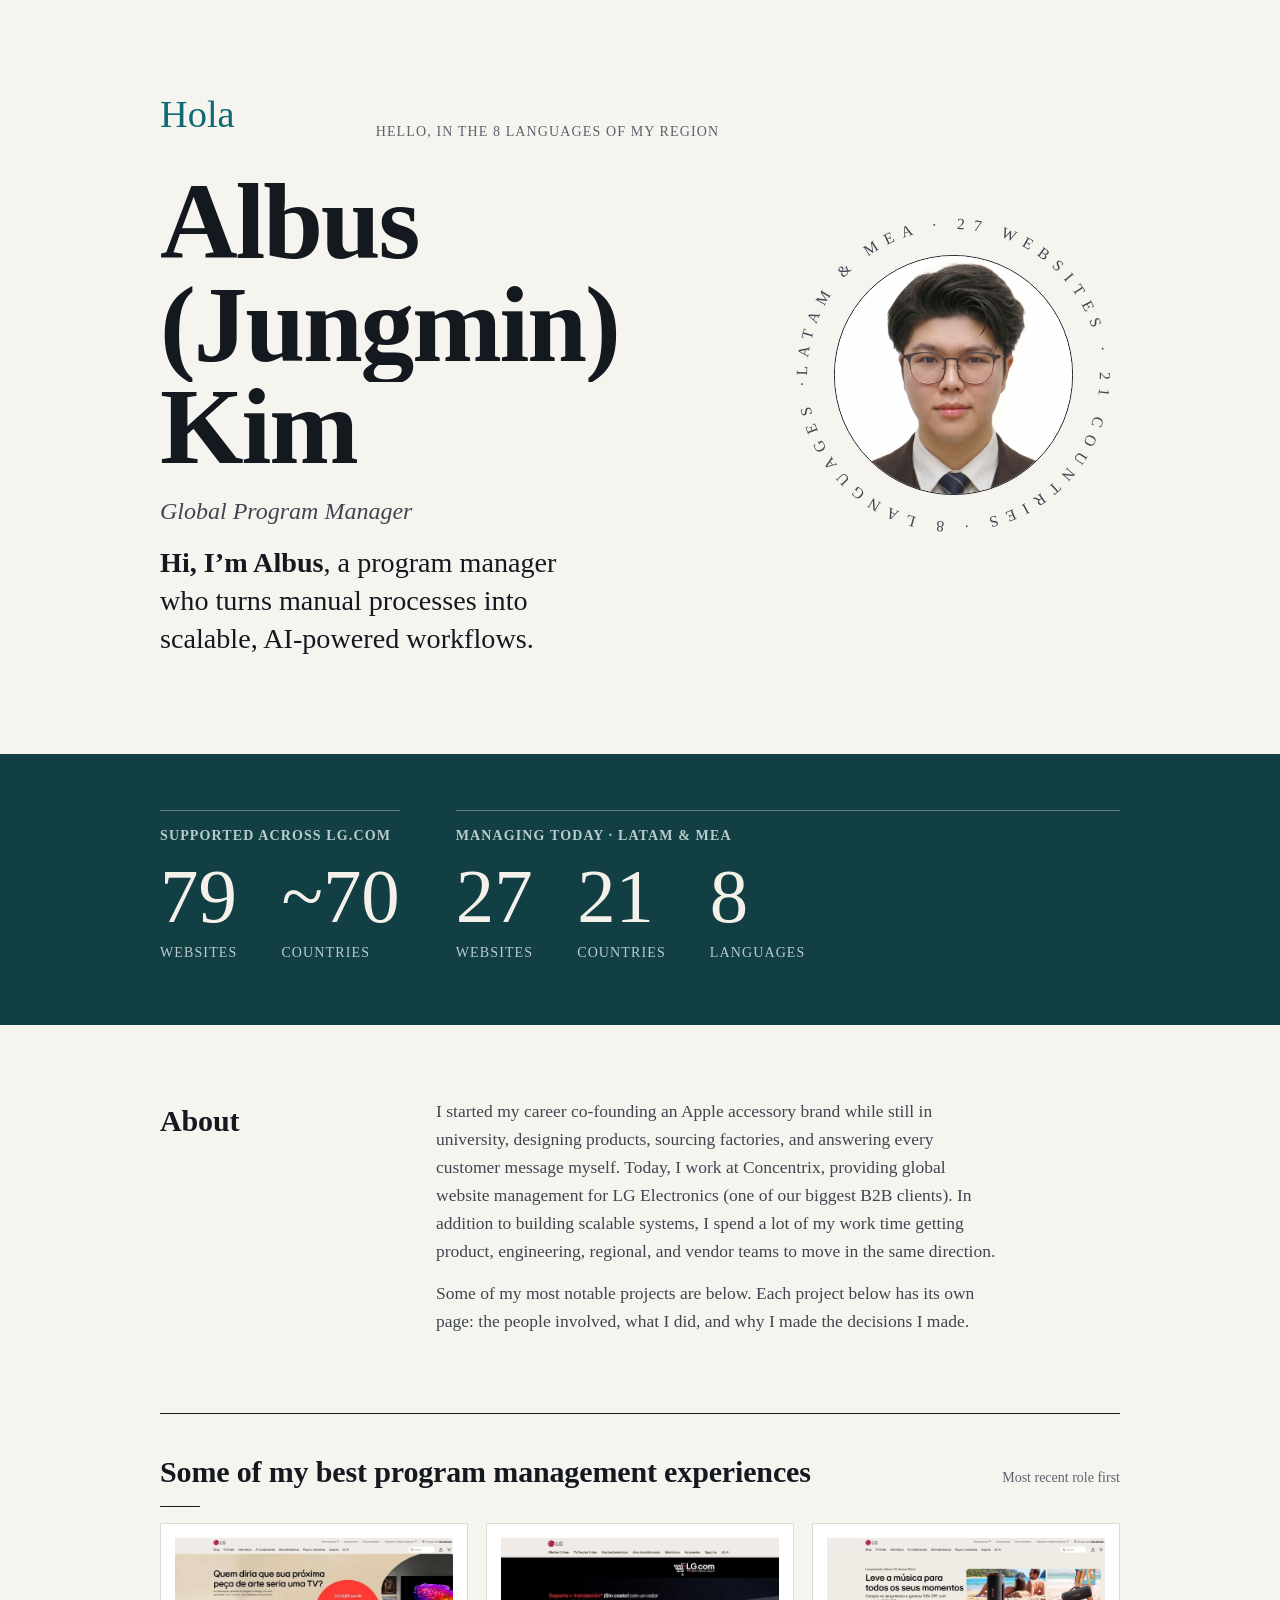
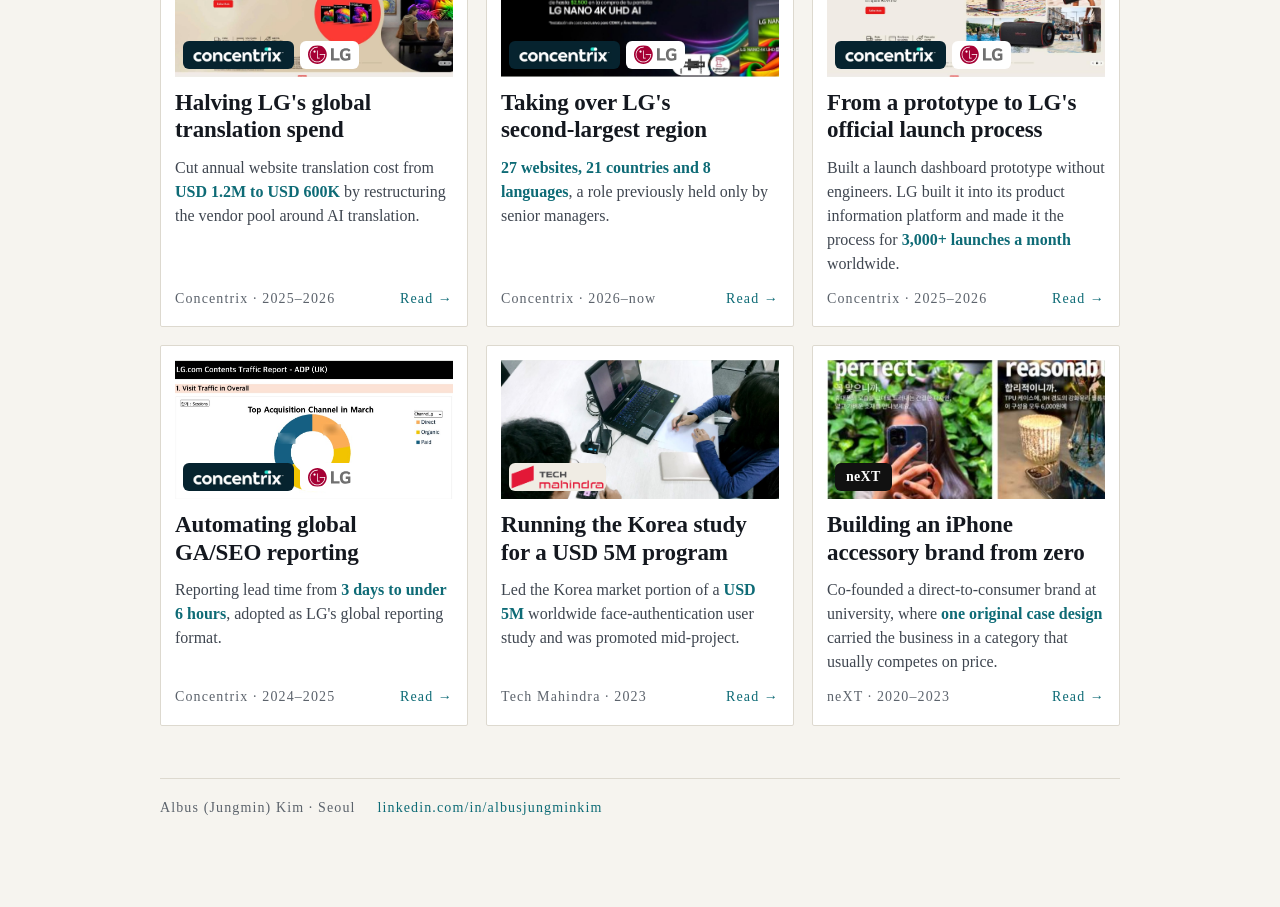
<file: index.html>
<!DOCTYPE html>
<html lang="en">
<head>
<meta charset="utf-8">
<meta name="viewport" content="width=device-width,initial-scale=1">
<title>Albus Kim Portfolio</title>
<link rel="stylesheet" href="site.css">
</head>
<body class="home">
<div class="wrap">
  <header class="intro hero">
   <div class="intro-text">
    <div class="greet" aria-label="Hello, in the 8 languages of my region">
      <span class="greet-word" aria-hidden="true"><i lang="es">Hola</i><i lang="pt">Olá</i><i lang="ar" dir="rtl">مرحبا</i><i lang="fr">Bonjour</i><i lang="he" dir="rtl">שלום</i><i lang="fa" dir="rtl">سلام</i><i lang="tr">Merhaba</i><i lang="en">Hello</i></span>
      <span class="greet-note">Hello, in the 8 languages of my region</span>
    </div>
    <h1 class="kinetic"><span class="ln"><span>Albus</span></span> <span class="ln"><span>(Jungmin)</span></span> <span class="ln"><span>Kim</span></span></h1>
    <div class="role">Global Program Manager</div>
    <p class="lead"><strong>Hi, I&rsquo;m Albus</strong>, a program manager who turns manual processes into scalable, AI-powered workflows.</p>
   </div>
   <div class="portrait-wrap">
    <svg class="ring" viewBox="0 0 200 200" aria-hidden="true"><defs><path id="ringpath" d="M100,100 m-88,0 a88,88 0 1,1 176,0 a88,88 0 1,1 -176,0"/></defs><text><textPath href="#ringpath" textLength="548" lengthAdjust="spacing">LATAM &amp; MEA · 27 WEBSITES · 21 COUNTRIES · 8 LANGUAGES · </textPath></text></svg>
    <img class="portrait" src="img/albus.jpg" alt="Portrait of Albus (Jungmin) Kim">
   </div>
  </header>

  <section class="field figures-band" aria-label="Scope at a glance">
    <div class="figures">
      <div class="fig-group">
        <div class="fig-label">Supported across LG.com</div>
        <div class="fig-row">
          <div class="stat"><b data-count="79">79</b><span>websites</span></div>
          <div class="stat"><b data-count="70" data-prefix="~">~70</b><span>countries</span></div>
        </div>
      </div>
      <div class="fig-group now">
        <div class="fig-label">Managing today &middot; LATAM &amp; MEA</div>
        <div class="fig-row">
          <div class="stat"><b data-count="27">27</b><span>websites</span></div>
          <div class="stat"><b data-count="21">21</b><span>countries</span></div>
          <div class="stat"><b data-count="8">8</b><span>languages</span></div>
        </div>
      </div>
    </div>
  </section>

  <section class="about">
    <h2>About</h2>
    <div>
    <p>I started my career co-founding an Apple accessory brand while still in university, designing products, sourcing factories, and answering every customer message myself. Today, I work at Concentrix, providing global website management for LG Electronics (one of our biggest B2B clients). In addition to building scalable systems, I spend a lot of my work time getting product, engineering, regional, and vendor teams to move in the same direction.</p>
    <p>Some of my most notable projects are below. Each project below has its own page: the people involved, what I did, and why I made the decisions I made.</p>
    </div>
  </section>

  <div class="section-head">
    <h2>Some of my best program management experiences</h2>
    <p>Most recent role first</p>
  </div>

  <div class="grid">
    <a class="card" href="translation.html">
      <div class="thumb"><img class="cover" src="img/lgbr-oled.jpg" alt="LG.com Brazil home page in Portuguese"><span class="mark"><img class="cnx" src="img/concentrix-wordmark.png" alt="Concentrix logo"><img class="lgm" src="img/lg-logo.svg" alt="LG logo"></span></div>
      <h3>Halving LG's global translation spend</h3>
      <p class="impact">Cut annual website translation cost from <strong>USD 1.2M to USD 600K</strong> by restructuring the vendor pool around AI translation.</p>
      <div class="meta"><span>Concentrix · 2025–2026</span><em>Read →</em></div>
    </a>

    <a class="card" href="latam.html">
      <div class="thumb"><img class="cover" src="img/lgmx-home.jpg" alt="LG.com Mexico home page"><span class="mark"><img class="cnx" src="img/concentrix-wordmark.png" alt="Concentrix logo"><img class="lgm" src="img/lg-logo.svg" alt="LG logo"></span></div>
      <h3>Taking over LG's second-largest region</h3>
      <p class="impact"><strong>27 websites, 21 countries and 8 languages</strong>, a role previously held only by senior managers.</p>
      <div class="meta"><span>Concentrix · 2026–now</span><em>Read →</em></div>
    </a>

    <a class="card" href="launch-process.html">
      <div class="thumb"><img class="cover" src="img/lgbr-launch.jpg" alt="New product launch banner on LG.com Brazil"><span class="mark"><img class="cnx" src="img/concentrix-wordmark.png" alt="Concentrix logo"><img class="lgm" src="img/lg-logo.svg" alt="LG logo"></span></div>
      <h3>From a prototype to LG's official launch process</h3>
      <p class="impact">Built a launch dashboard prototype without engineers. LG built it into its product information platform and made it the process for <strong>3,000+ launches a month</strong> worldwide.</p>
      <div class="meta"><span>Concentrix · 2025–2026</span><em>Read →</em></div>
    </a>

    <a class="card" href="ga-seo.html">
      <div class="thumb"><img class="cover" src="img/ga-report.jpg" alt="LG.com GA traffic report summary, figures blurred"><span class="mark"><img class="cnx" src="img/concentrix-wordmark.png" alt="Concentrix logo"><img class="lgm" src="img/lg-logo.svg" alt="LG logo"></span></div>
      <h3>Automating global GA/SEO reporting</h3>
      <p class="impact">Reporting lead time from <strong>3 days to under 6 hours</strong>, adopted as LG's global reporting format.</p>
      <div class="meta"><span>Concentrix · 2024–2025</span><em>Read →</em></div>
    </a>

    <a class="card" href="face-auth-study.html">
      <div class="thumb"><img class="cover" src="img/user-research.jpg" alt="A moderated usability test: a participant uses a phone while a researcher takes notes"><span class="mark"><img class="tm" src="img/techm-wordmark.png" alt="Tech Mahindra logo"></span></div>
      <h3>Running the Korea study for a USD 5M program</h3>
      <p class="impact">Led the Korea market portion of a <strong>USD 5M</strong> worldwide face-authentication user study and was promoted mid-project.</p>
      <div class="meta"><span>Tech Mahindra · 2023</span><em>Read →</em></div>
    </a>

    <a class="card" href="next.html">
      <div class="thumb"><img class="cover next" src="img/next-case.jpg" alt="neXT marketing images of a thin clear iPhone case"><span class="mark"><span class="chip-text">neXT</span></span></div>
      <h3>Building an iPhone accessory brand from zero</h3>
      <p class="impact">Co-founded a direct-to-consumer brand at university, where <strong>one original case design</strong> carried the business in a category that usually competes on price.</p>
      <div class="meta"><span>neXT · 2020–2023</span><em>Read →</em></div>
    </a>
  </div>

  <footer>
    <span>Albus (Jungmin) Kim · Seoul</span>
    <a href="https://www.linkedin.com/in/albusjungminkim/">linkedin.com/in/albusjungminkim</a>
  </footer>
</div>
<script src="motion.js"></script>
</body>
</html>
</file>
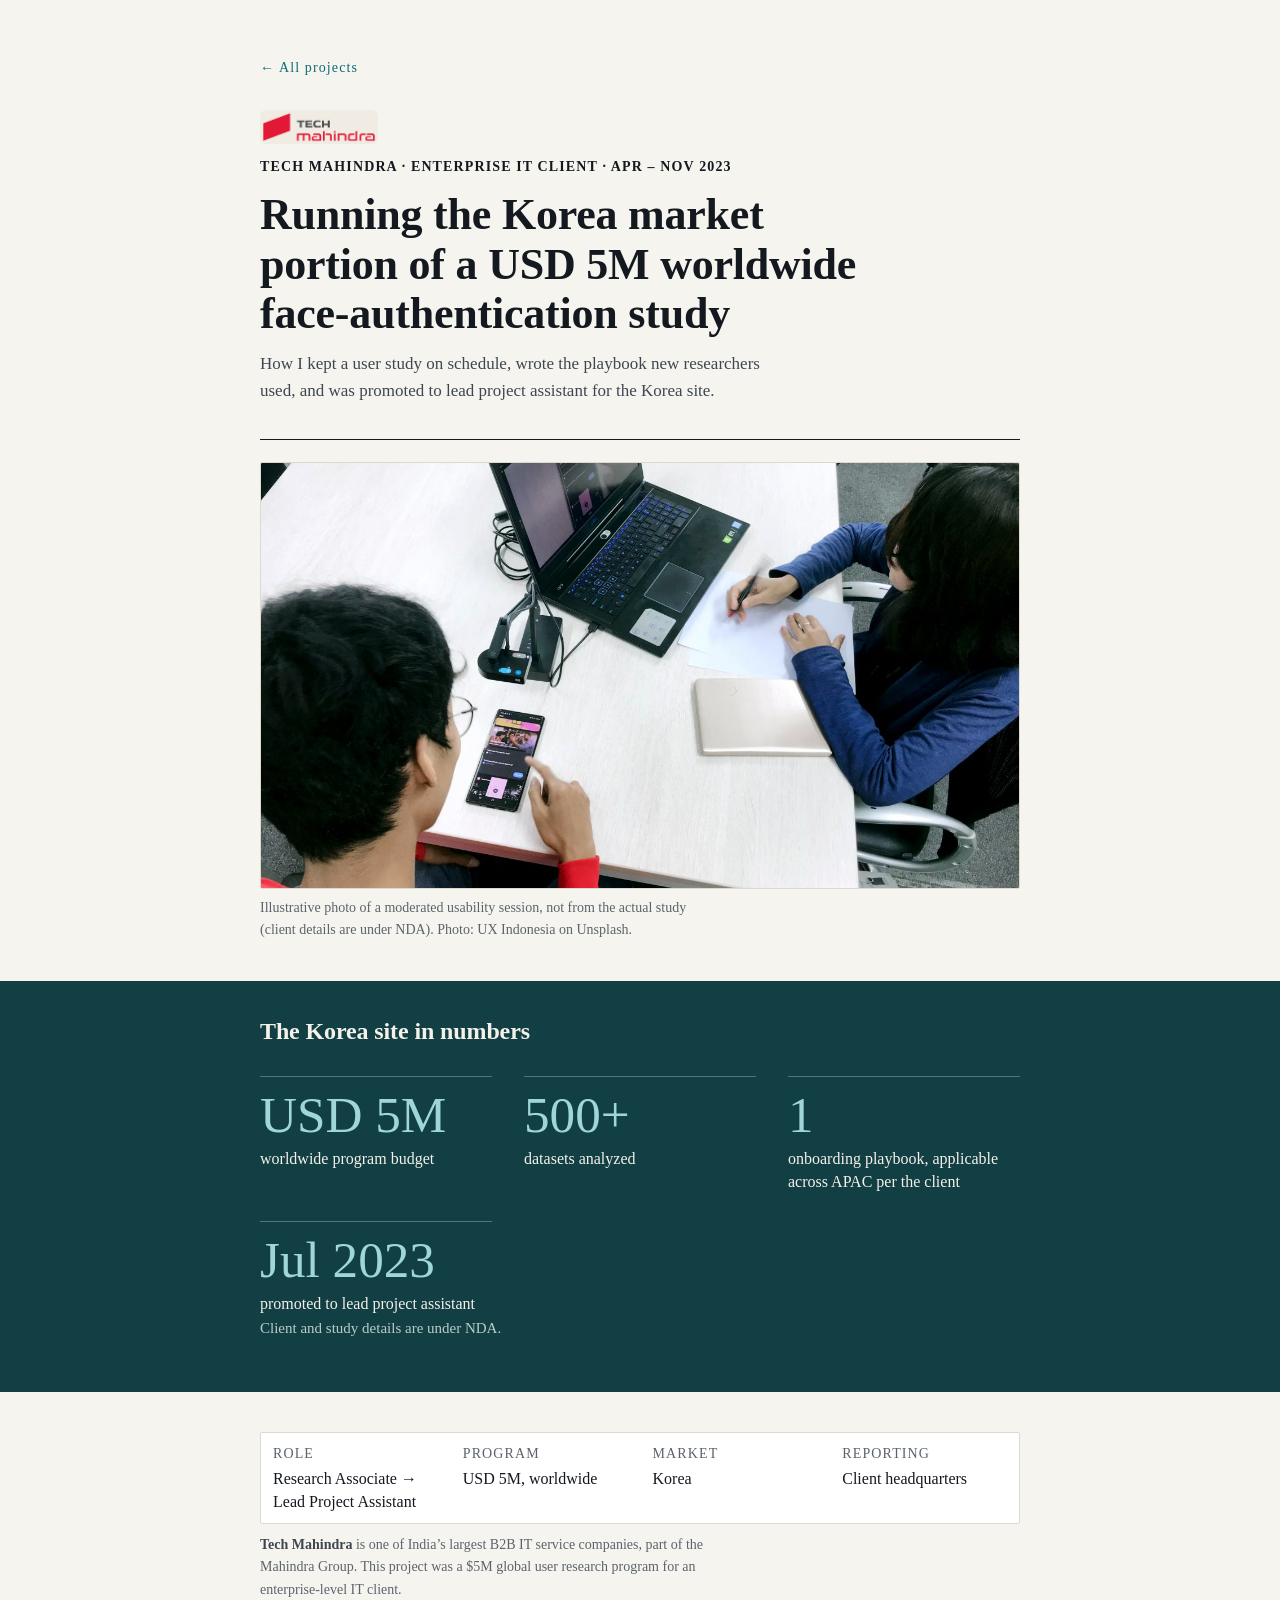
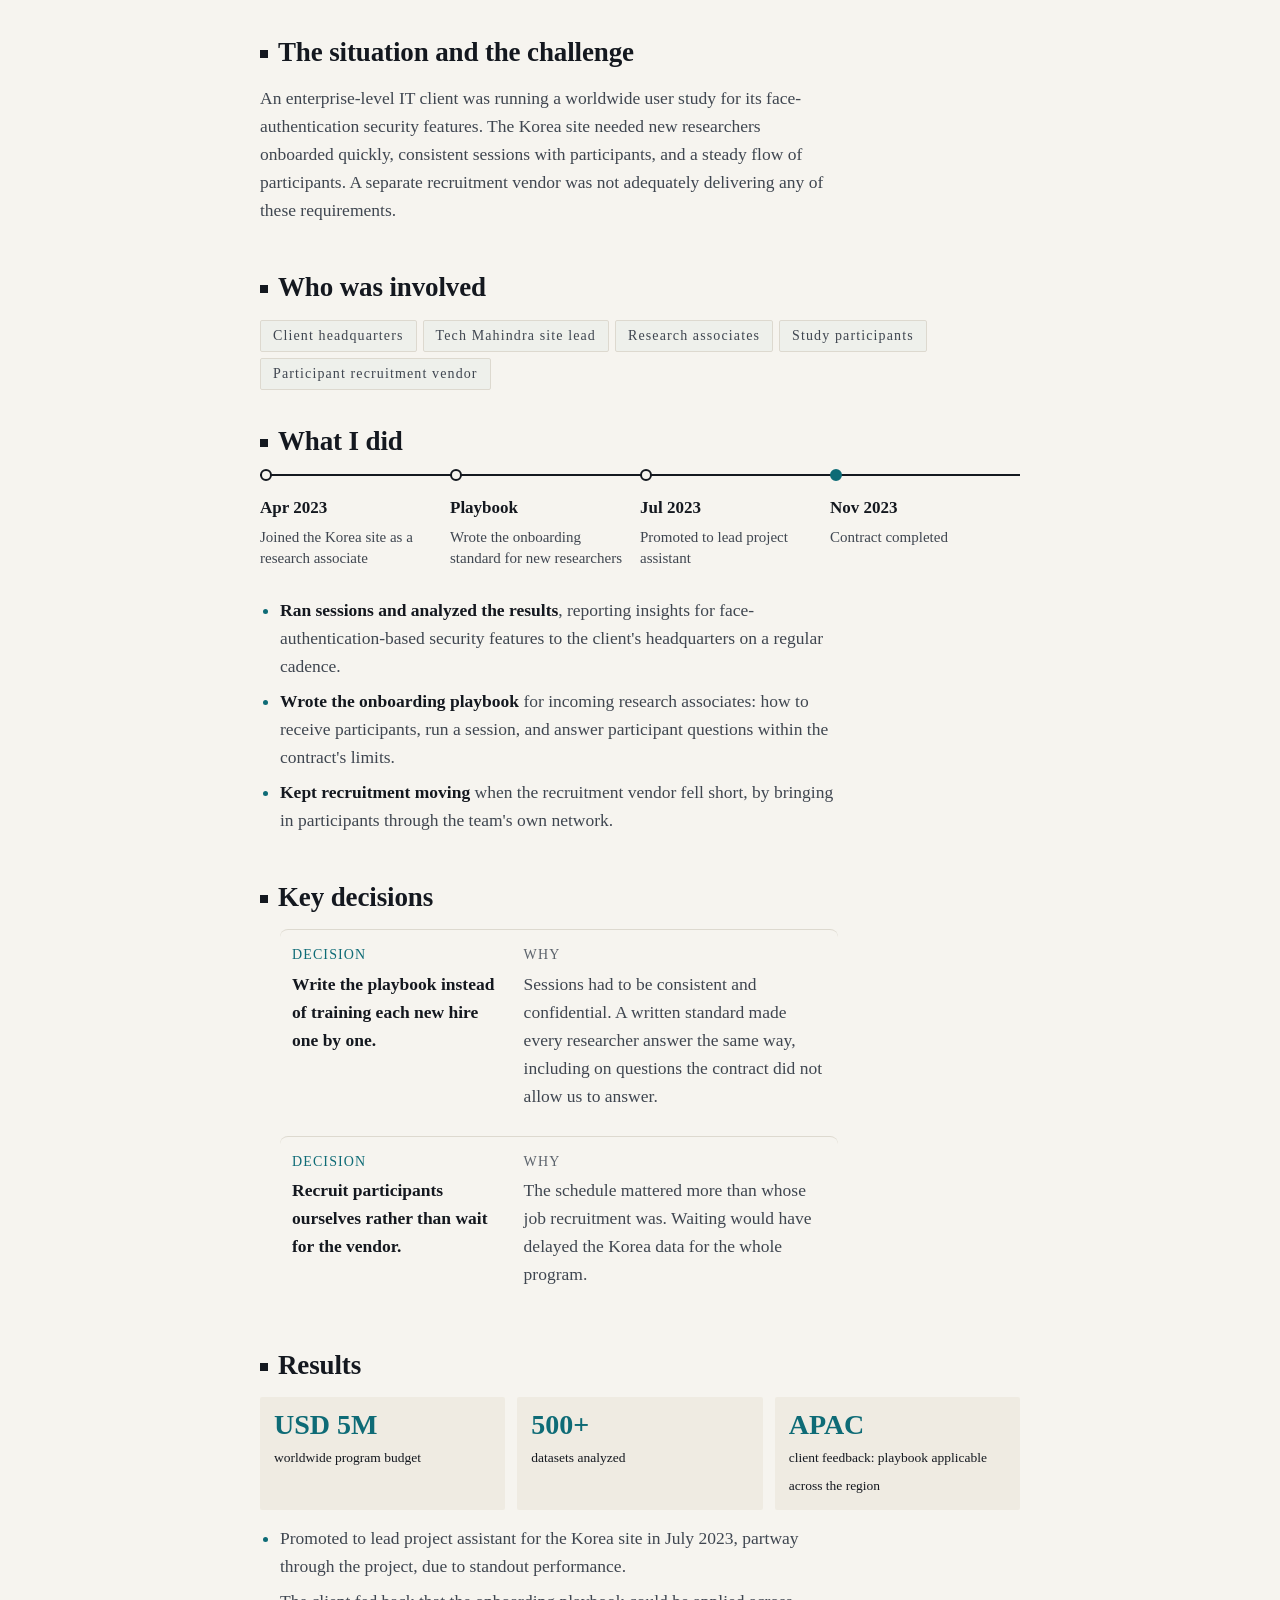
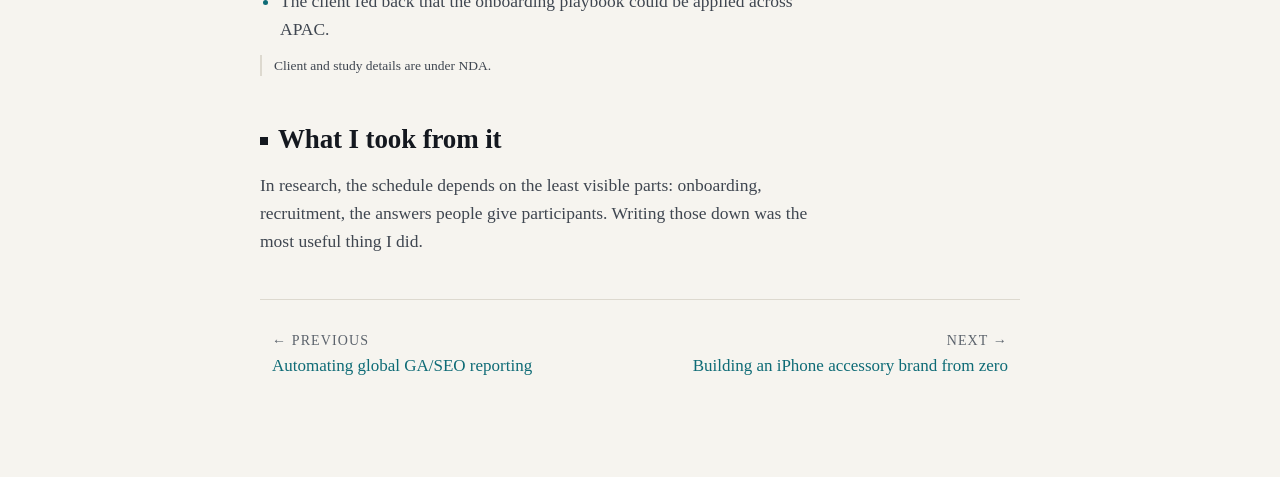
<file: face-auth-study.html>
<!doctype html>
<html lang="en">
<head>
<meta charset="utf-8">
<meta name="viewport" content="width=device-width,initial-scale=1,viewport-fit=cover">
<title>Running the Korea study for a USD 5M program · Albus Kim</title>
<link rel="stylesheet" href="site.css">
</head>
<body>
<div class="wrap"><article class="proj">
<a class="back" href="index.html">← All projects</a>
<header>
  <div class="logos"><img class="tm" src="img/techm-wordmark.png" alt="Tech Mahindra logo"></div>
  <div class="eyebrow">Tech Mahindra · Enterprise IT client · Apr – Nov 2023</div>
  <h1>Running the Korea market portion of a USD 5M worldwide face-authentication study</h1>
  <p class="sub">How I kept a user study on schedule, wrote the playbook new researchers used, and was promoted to lead project assistant for the Korea site.</p>
</header>
<figure class="shot"><img src="img/user-research.jpg" alt="A participant uses a phone while a researcher takes notes during a usability test" loading="lazy"><figcaption>Illustrative photo of a moderated usability session, not from the actual study (client details are under NDA). Photo: UX Indonesia on Unsplash.</figcaption></figure>
<section class="band" aria-label="The Korea site in numbers"><h2>The Korea site in numbers</h2><div class="tiles"><div><b>USD 5M</b><span>worldwide program budget</span></div><div><b>500+</b><span>datasets analyzed</span></div><div><b>1</b><span>onboarding playbook, applicable across APAC per the client</span></div><div><b>Jul 2023</b><span>promoted to lead project assistant</span></div></div><p class="band-foot">Client and study details are under NDA.</p></section>
<dl class="facts"><div><dt>Role</dt><dd>Research Associate → Lead Project Assistant</dd></div><div><dt>Program</dt><dd>USD 5M, worldwide</dd></div><div><dt>Market</dt><dd>Korea</dd></div><div><dt>Reporting</dt><dd>Client headquarters</dd></div></dl>
<p class="company"><strong>Tech Mahindra</strong> is one of India&rsquo;s largest B2B IT service companies, part of the Mahindra Group. This project was a $5M global user research program for an enterprise-level IT client.</p>
<section><h2>The situation and the challenge</h2><p>An enterprise-level IT client was running a worldwide user study for its face-authentication security features. The Korea site needed new researchers onboarded quickly, consistent sessions with participants, and a steady flow of participants. A separate recruitment vendor was not adequately delivering any of these requirements.</p></section>
<section><h2>Who was involved</h2><div class="people"><span>Client headquarters</span><span>Tech Mahindra site lead</span><span>Research associates</span><span>Study participants</span><span>Participant recruitment vendor</span></div></section>
<section><h2>What I did</h2><ol class="timeline"><li><b>Apr 2023</b><span>Joined the Korea site as a research associate</span></li><li><b>Playbook</b><span>Wrote the onboarding standard for new researchers</span></li><li><b>Jul 2023</b><span>Promoted to lead project assistant</span></li><li><b>Nov 2023</b><span>Contract completed</span></li></ol><ul><li><strong>Ran sessions and analyzed the results</strong>, reporting insights for face-authentication-based security features to the client's headquarters on a regular cadence.</li><li><strong>Wrote the onboarding playbook</strong> for incoming research associates: how to receive participants, run a session, and answer participant questions within the contract's limits.</li><li><strong>Kept recruitment moving</strong> when the recruitment vendor fell short, by bringing in participants through the team's own network.</li></ul></section>
<section><h2>Key decisions</h2><ul class="decisions"><li><div class="q">Write the playbook instead of training each new hire one by one.</div><div class="a">Sessions had to be consistent and confidential. A written standard made every researcher answer the same way, including on questions the contract did not allow us to answer.</div></li><li><div class="q">Recruit participants ourselves rather than wait for the vendor.</div><div class="a">The schedule mattered more than whose job recruitment was. Waiting would have delayed the Korea data for the whole program.</div></li></ul></section>
<section><h2>Results</h2><div class="results"><div><b>USD 5M</b><span>worldwide program budget</span></div><div><b>500+</b><span>datasets analyzed</span></div><div><b>APAC</b><span>client feedback: playbook applicable across the region</span></div></div><ul><li>Promoted to lead project assistant for the Korea site in July 2023, partway through the project, due to standout performance.</li><li>The client fed back that the onboarding playbook could be applied across APAC.</li></ul><p class="note">Client and study details are under NDA.</p></section>
<section><h2>What I took from it</h2><p>In research, the schedule depends on the least visible parts: onboarding, recruitment, the answers people give participants. Writing those down was the most useful thing I did.</p></section>
<nav class="pager"><a href="ga-seo.html"><small>← Previous</small><span>Automating global GA/SEO reporting</span></a><a href="next.html"><small>Next →</small><span>Building an iPhone accessory brand from zero</span></a></nav>
</article></div>
<script src="motion.js"></script>
</body>
</html>
</file>
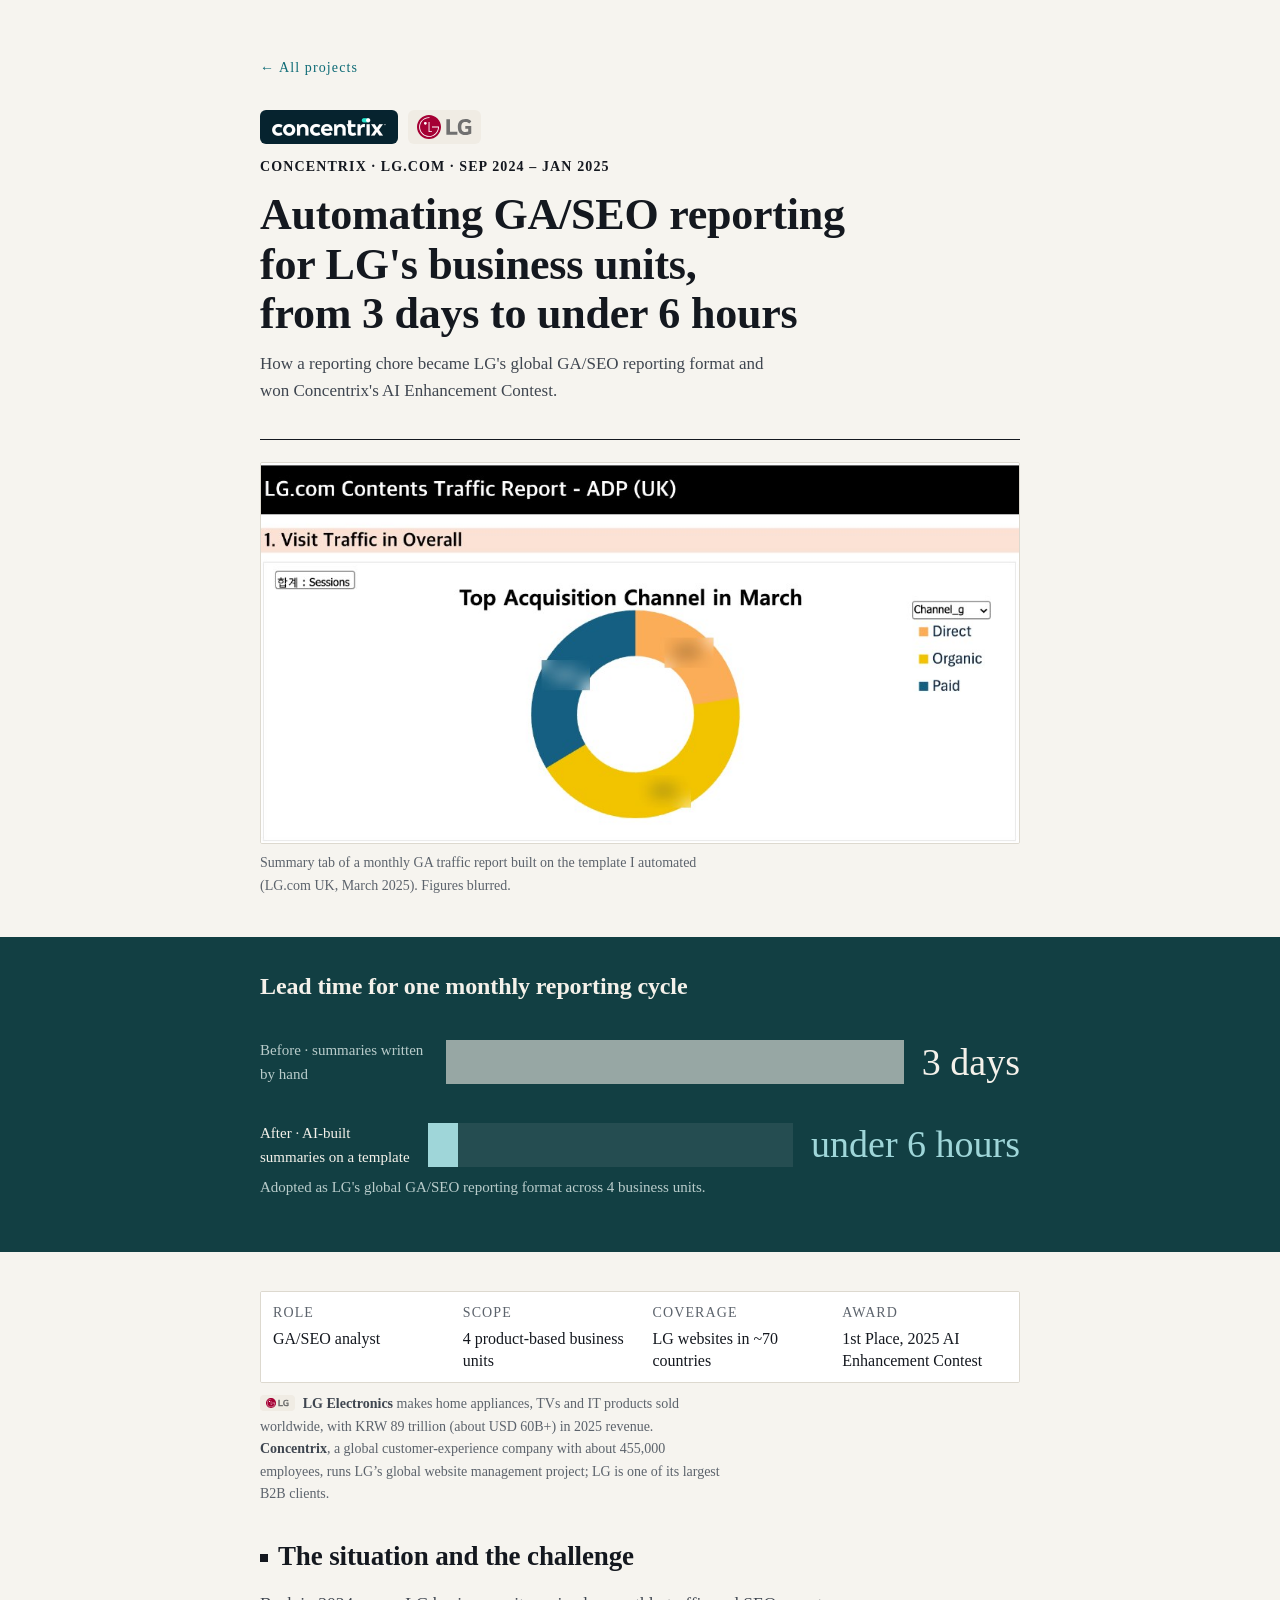
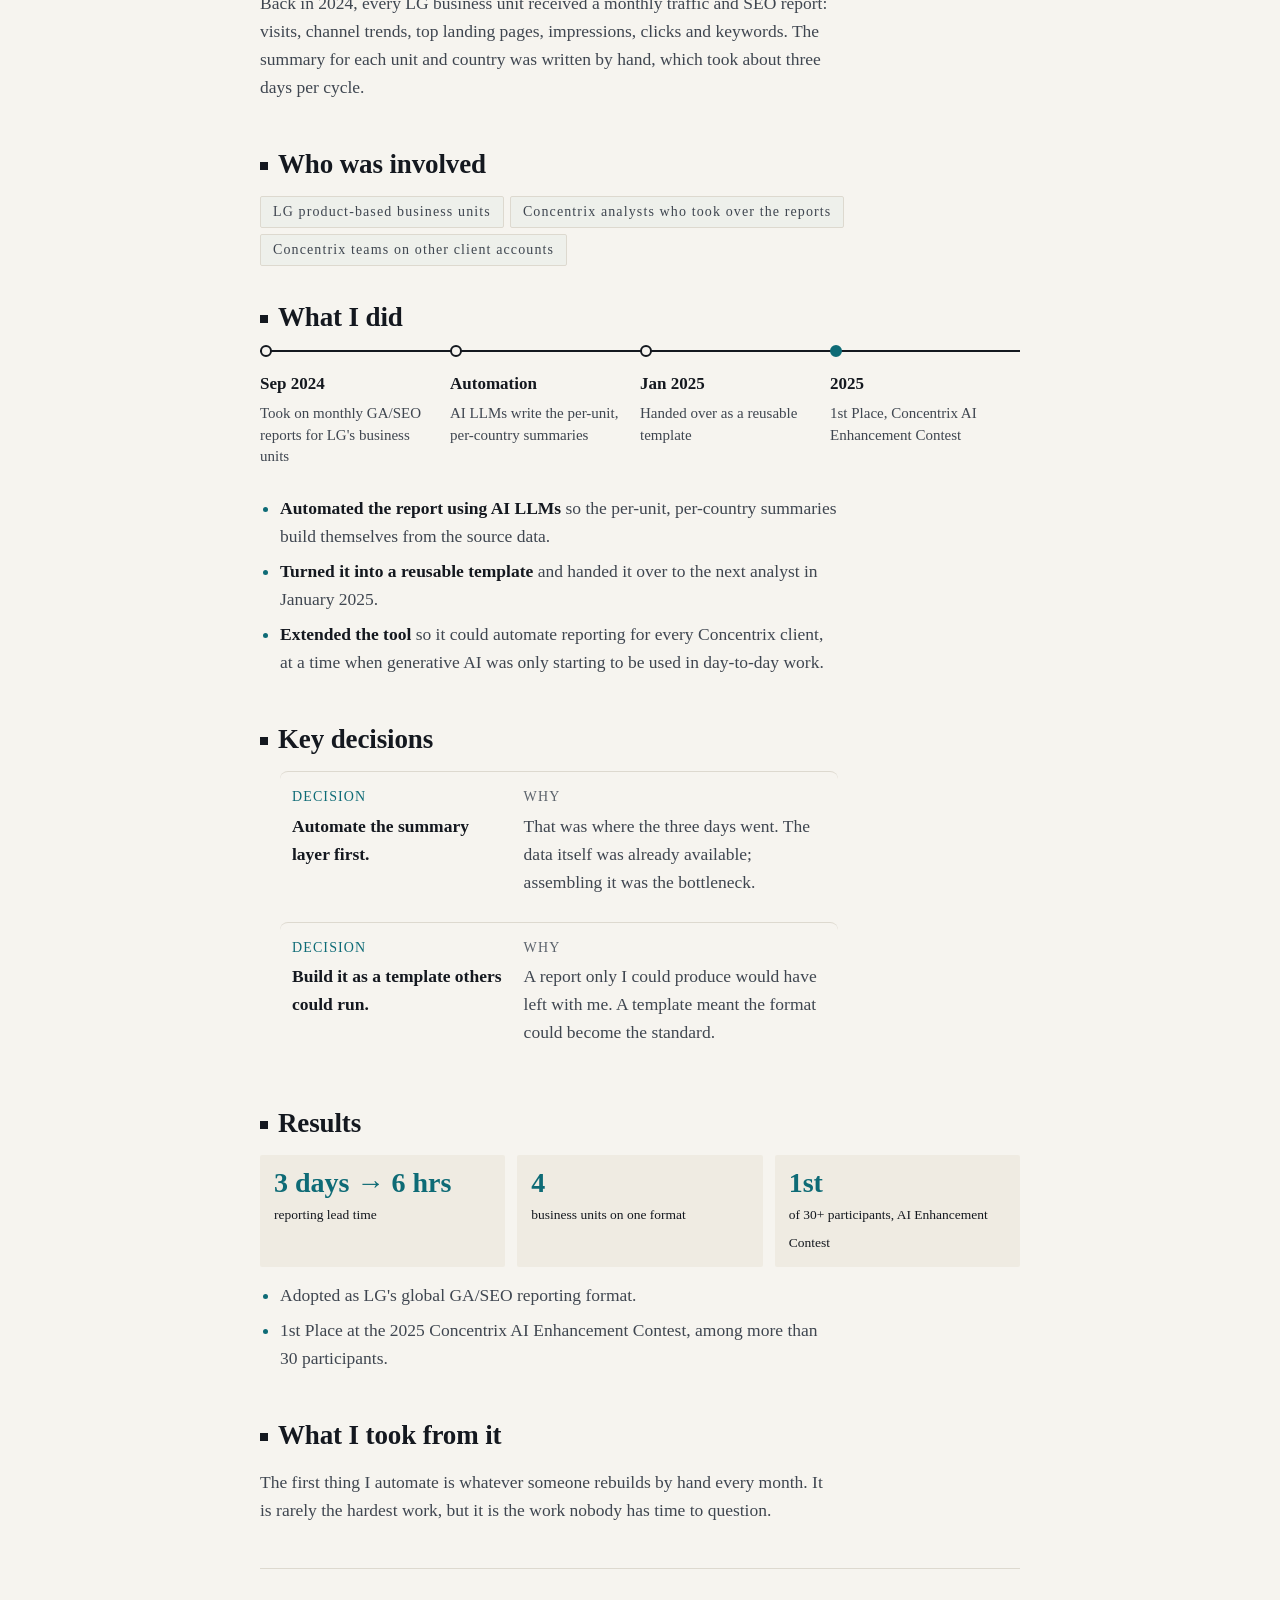
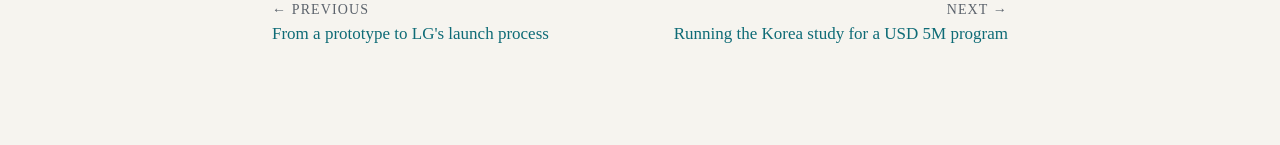
<file: ga-seo.html>
<!doctype html>
<html lang="en">
<head>
<meta charset="utf-8">
<meta name="viewport" content="width=device-width,initial-scale=1,viewport-fit=cover">
<title>Automating global GA/SEO reporting · Albus Kim</title>
<link rel="stylesheet" href="site.css">
</head>
<body>
<div class="wrap"><article class="proj">
<a class="back" href="index.html">← All projects</a>
<header>
  <div class="logos"><img class="cnx" src="img/concentrix-wordmark.png" alt="Concentrix logo"><img class="lgm" src="img/lg-logo.svg" alt="LG logo"></div>
  <div class="eyebrow">Concentrix · LG.com · Sep 2024 – Jan 2025</div>
  <h1>Automating GA/SEO reporting for LG's business units, from 3 days to under 6 hours</h1>
  <p class="sub">How a reporting chore became LG's global GA/SEO reporting format and won Concentrix's AI Enhancement Contest.</p>
</header>
<figure class="shot"><img src="img/ga-report.jpg" alt="Summary tab of an LG.com GA traffic report with a channel donut chart, figures blurred" loading="lazy"><figcaption>Summary tab of a monthly GA traffic report built on the template I automated (LG.com UK, March 2025). Figures blurred.</figcaption></figure>
<section class="band" aria-label="Lead time for one monthly reporting cycle"><h2>Lead time for one monthly reporting cycle</h2><div class="cmp"><div class="cmp-row"><div class="cmp-label">Before · summaries written by hand</div><div class="cmp-track"><div class="cmp-bar" style="--w:100.0%"></div></div><div class="cmp-val">3 days</div></div><div class="cmp-row after"><div class="cmp-label">After · AI-built summaries on a template</div><div class="cmp-track"><div class="cmp-bar" style="--w:8.3%"></div></div><div class="cmp-val">under 6 hours</div></div></div><p class="band-foot">Adopted as LG's global GA/SEO reporting format across 4 business units.</p></section>
<dl class="facts"><div><dt>Role</dt><dd>GA/SEO analyst</dd></div><div><dt>Scope</dt><dd>4 product-based business units</dd></div><div><dt>Coverage</dt><dd>LG websites in ~70 countries</dd></div><div><dt>Award</dt><dd>1st Place, 2025 AI Enhancement Contest</dd></div></dl>
<p class="company"><img class="lg-inline" src="img/lg-logo.svg" alt="LG logo"><strong>LG Electronics</strong> makes home appliances, TVs and IT products sold worldwide, with KRW 89 trillion (about USD 60B+) in 2025 revenue. <strong>Concentrix</strong>, a global customer-experience company with about 455,000 employees, runs LG&rsquo;s global website management project; LG is one of its largest B2B clients.</p>
<section><h2>The situation and the challenge</h2><p>Back in 2024, every LG business unit received a monthly traffic and SEO report: visits, channel trends, top landing pages, impressions, clicks and keywords. The summary for each unit and country was written by hand, which took about three days per cycle.</p></section>
<section><h2>Who was involved</h2><div class="people"><span>LG product-based business units</span><span>Concentrix analysts who took over the reports</span><span>Concentrix teams on other client accounts</span></div></section>
<section><h2>What I did</h2><ol class="timeline"><li><b>Sep 2024</b><span>Took on monthly GA/SEO reports for LG's business units</span></li><li><b>Automation</b><span>AI LLMs write the per-unit, per-country summaries</span></li><li><b>Jan 2025</b><span>Handed over as a reusable template</span></li><li><b>2025</b><span>1st Place, Concentrix AI Enhancement Contest</span></li></ol><ul><li><strong>Automated the report using AI LLMs</strong> so the per-unit, per-country summaries build themselves from the source data.</li><li><strong>Turned it into a reusable template</strong> and handed it over to the next analyst in January 2025.</li><li><strong>Extended the tool</strong> so it could automate reporting for every Concentrix client, at a time when generative AI was only starting to be used in day-to-day work.</li></ul></section>
<section><h2>Key decisions</h2><ul class="decisions"><li><div class="q">Automate the summary layer first.</div><div class="a">That was where the three days went. The data itself was already available; assembling it was the bottleneck.</div></li><li><div class="q">Build it as a template others could run.</div><div class="a">A report only I could produce would have left with me. A template meant the format could become the standard.</div></li></ul></section>
<section><h2>Results</h2><div class="results"><div><b>3 days → 6 hrs</b><span>reporting lead time</span></div><div><b>4</b><span>business units on one format</span></div><div><b>1st</b><span>of 30+ participants, AI Enhancement Contest</span></div></div><ul><li>Adopted as LG's global GA/SEO reporting format.</li><li>1st Place at the 2025 Concentrix AI Enhancement Contest, among more than 30 participants.</li></ul></section>
<section><h2>What I took from it</h2><p>The first thing I automate is whatever someone rebuilds by hand every month. It is rarely the hardest work, but it is the work nobody has time to question.</p></section>
<nav class="pager"><a href="launch-process.html"><small>← Previous</small><span>From a prototype to LG's launch process</span></a><a href="face-auth-study.html"><small>Next →</small><span>Running the Korea study for a USD 5M program</span></a></nav>
</article></div>
<script src="motion.js"></script>
</body>
</html>
</file>
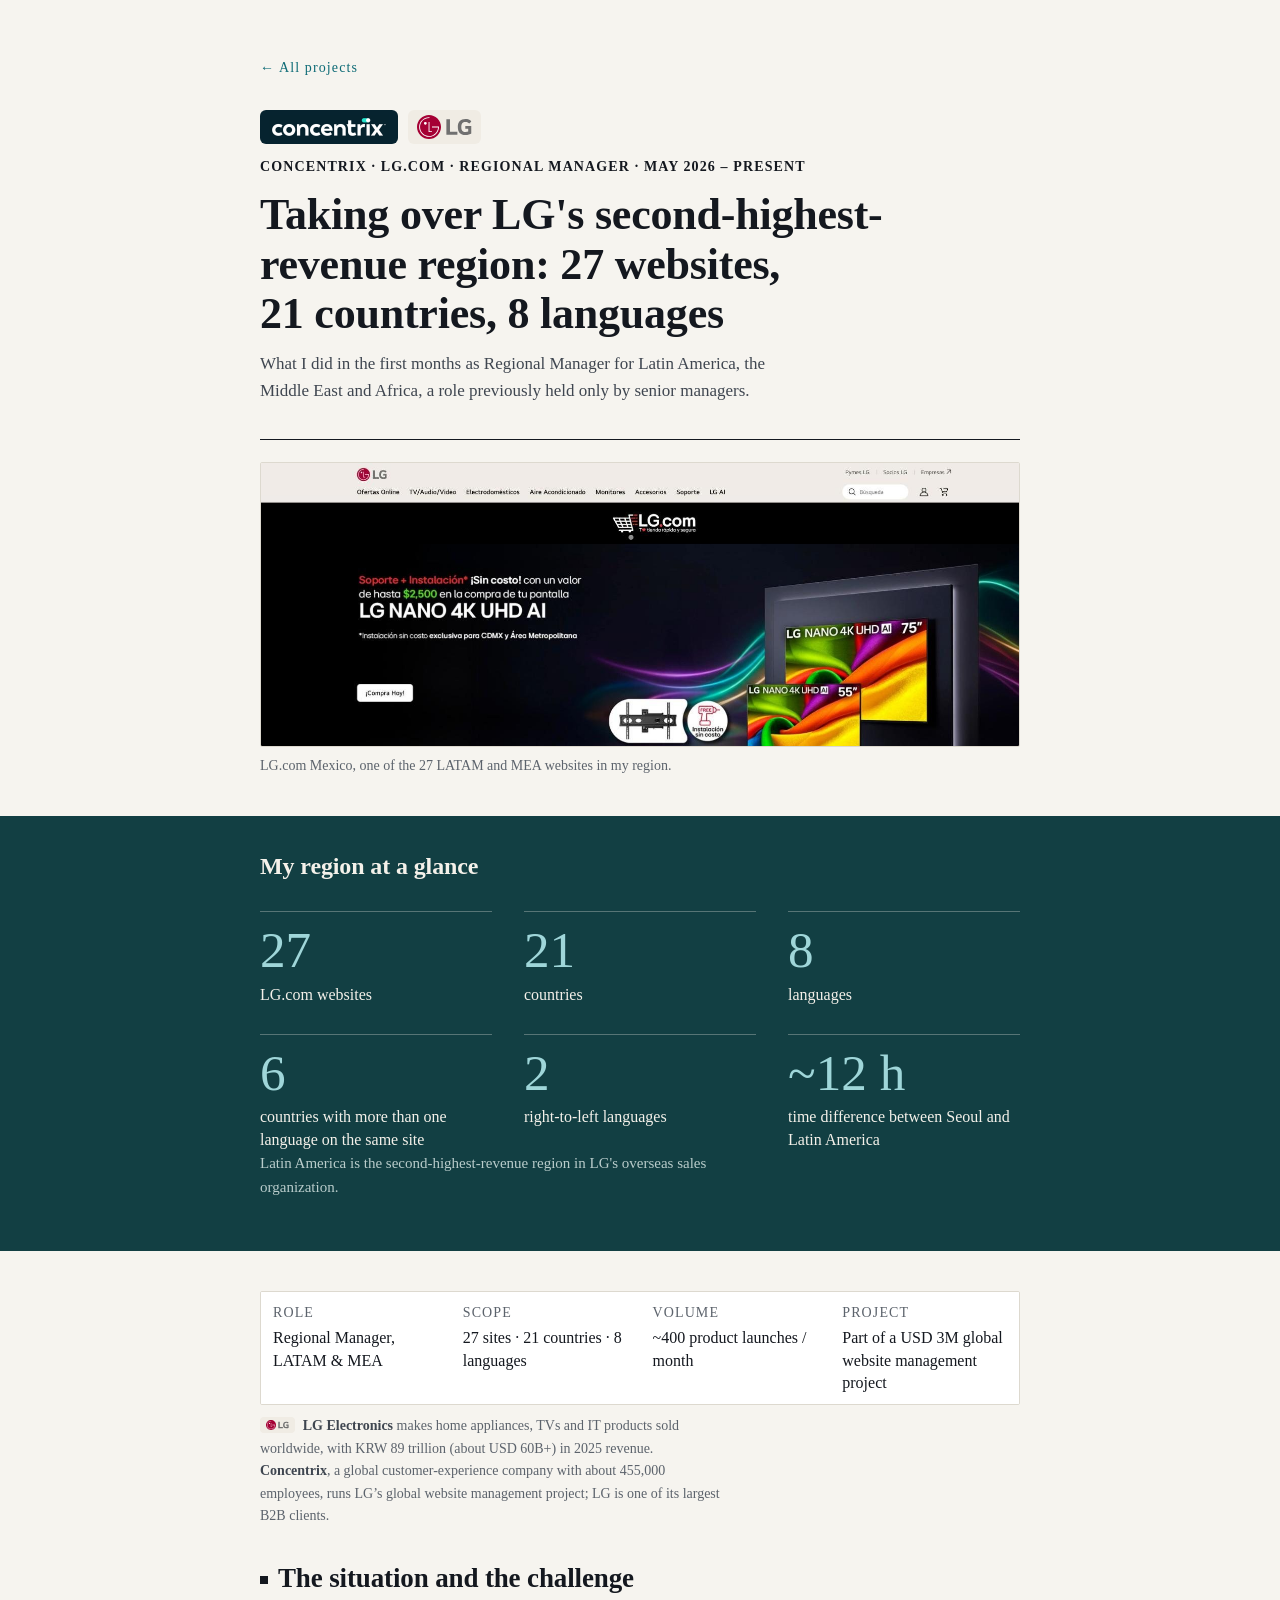
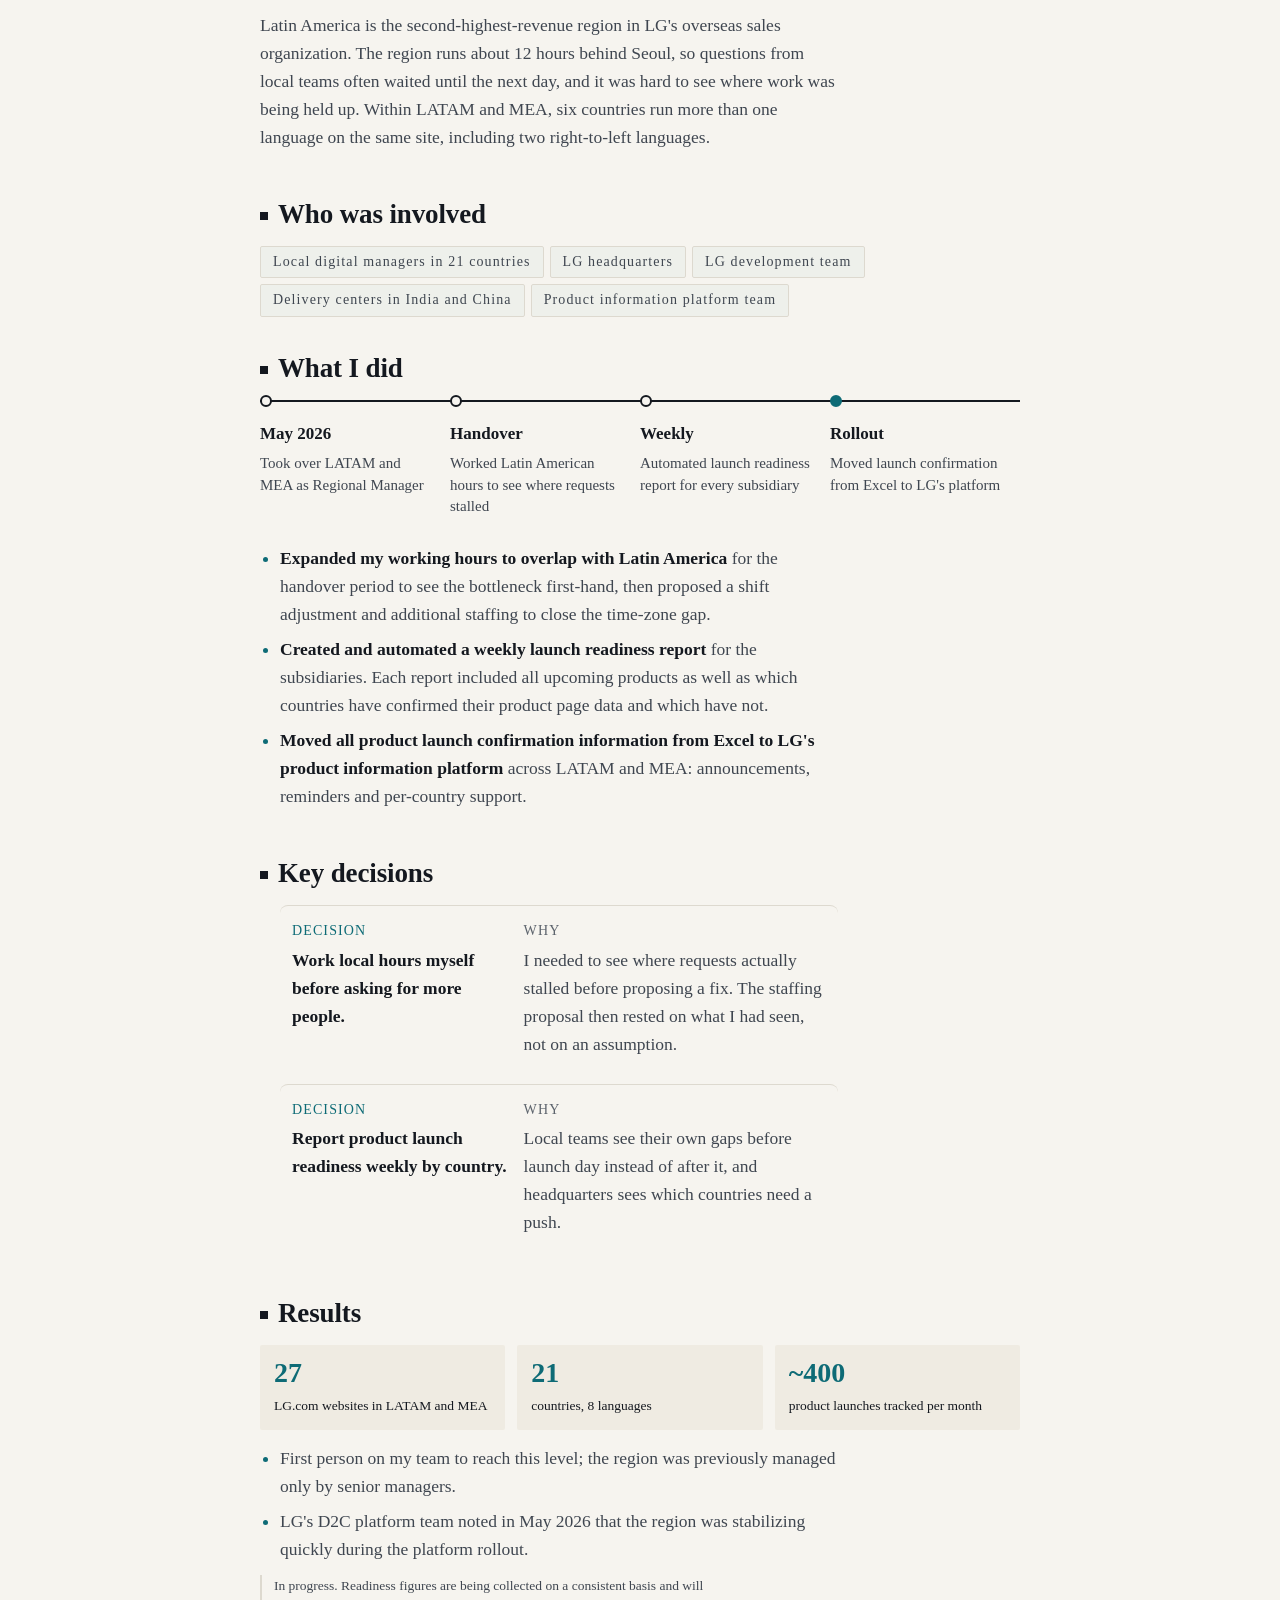
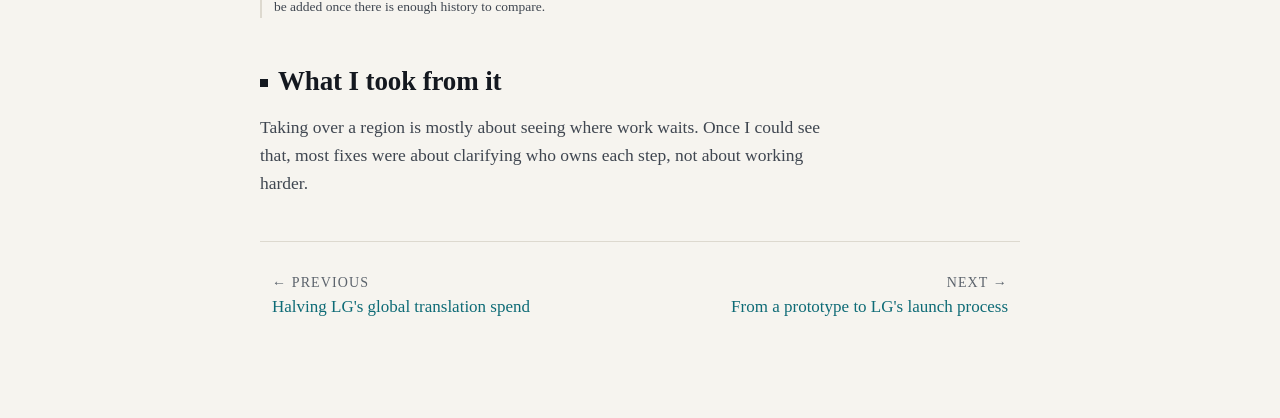
<file: latam.html>
<!doctype html>
<html lang="en">
<head>
<meta charset="utf-8">
<meta name="viewport" content="width=device-width,initial-scale=1,viewport-fit=cover">
<title>Taking over LG&#x27;s second-largest region · Albus Kim</title>
<link rel="stylesheet" href="site.css">
</head>
<body>
<div class="wrap"><article class="proj">
<a class="back" href="index.html">← All projects</a>
<header>
  <div class="logos"><img class="cnx" src="img/concentrix-wordmark.png" alt="Concentrix logo"><img class="lgm" src="img/lg-logo.svg" alt="LG logo"></div>
  <div class="eyebrow">Concentrix · LG.com · Regional Manager · May 2026 – present</div>
  <h1>Taking over LG's second-highest-revenue region: 27 websites, 21 countries, 8 languages</h1>
  <p class="sub">What I did in the first months as Regional Manager for Latin America, the Middle East and Africa, a role previously held only by senior managers.</p>
</header>
<figure class="shot"><img src="img/lgmx-home.jpg" alt="LG.com Mexico home page with an LG NANO 4K UHD AI TV promotion in Spanish" loading="lazy"><figcaption>LG.com Mexico, one of the 27 LATAM and MEA websites in my region.</figcaption></figure>
<section class="band" aria-label="My region at a glance"><h2>My region at a glance</h2><div class="tiles"><div><b>27</b><span>LG.com websites</span></div><div><b>21</b><span>countries</span></div><div><b>8</b><span>languages</span></div><div><b>6</b><span>countries with more than one language on the same site</span></div><div><b>2</b><span>right-to-left languages</span></div><div><b>~12 h</b><span>time difference between Seoul and Latin America</span></div></div><p class="band-foot">Latin America is the second-highest-revenue region in LG's overseas sales organization.</p></section>
<dl class="facts"><div><dt>Role</dt><dd>Regional Manager, LATAM &amp; MEA</dd></div><div><dt>Scope</dt><dd>27 sites · 21 countries · 8 languages</dd></div><div><dt>Volume</dt><dd>~400 product launches / month</dd></div><div><dt>Project</dt><dd>Part of a USD 3M global website management project</dd></div></dl>
<p class="company"><img class="lg-inline" src="img/lg-logo.svg" alt="LG logo"><strong>LG Electronics</strong> makes home appliances, TVs and IT products sold worldwide, with KRW 89 trillion (about USD 60B+) in 2025 revenue. <strong>Concentrix</strong>, a global customer-experience company with about 455,000 employees, runs LG&rsquo;s global website management project; LG is one of its largest B2B clients.</p>
<section><h2>The situation and the challenge</h2><p>Latin America is the second-highest-revenue region in LG's overseas sales organization. The region runs about 12 hours behind Seoul, so questions from local teams often waited until the next day, and it was hard to see where work was being held up. Within LATAM and MEA, six countries run more than one language on the same site, including two right-to-left languages.</p></section>
<section><h2>Who was involved</h2><div class="people"><span>Local digital managers in 21 countries</span><span>LG headquarters</span><span>LG development team</span><span>Delivery centers in India and China</span><span>Product information platform team</span></div></section>
<section><h2>What I did</h2><ol class="timeline"><li><b>May 2026</b><span>Took over LATAM and MEA as Regional Manager</span></li><li><b>Handover</b><span>Worked Latin American hours to see where requests stalled</span></li><li><b>Weekly</b><span>Automated launch readiness report for every subsidiary</span></li><li><b>Rollout</b><span>Moved launch confirmation from Excel to LG's platform</span></li></ol><ul><li><strong>Expanded my working hours to overlap with Latin America</strong> for the handover period to see the bottleneck first-hand, then proposed a shift adjustment and additional staffing to close the time-zone gap.</li><li><strong>Created and automated a weekly launch readiness report</strong> for the subsidiaries. Each report included all upcoming products as well as which countries have confirmed their product page data and which have not.</li><li><strong>Moved all product launch confirmation information from Excel to LG's product information platform</strong> across LATAM and MEA: announcements, reminders and per-country support.</li></ul></section>
<section><h2>Key decisions</h2><ul class="decisions"><li><div class="q">Work local hours myself before asking for more people.</div><div class="a">I needed to see where requests actually stalled before proposing a fix. The staffing proposal then rested on what I had seen, not on an assumption.</div></li><li><div class="q">Report product launch readiness weekly by country.</div><div class="a">Local teams see their own gaps before launch day instead of after it, and headquarters sees which countries need a push.</div></li></ul></section>
<section><h2>Results</h2><div class="results"><div><b>27</b><span>LG.com websites in LATAM and MEA</span></div><div><b>21</b><span>countries, 8 languages</span></div><div><b>~400</b><span>product launches tracked per month</span></div></div><ul><li>First person on my team to reach this level; the region was previously managed only by senior managers.</li><li>LG's D2C platform team noted in May 2026 that the region was stabilizing quickly during the platform rollout.</li></ul><p class="note">In progress. Readiness figures are being collected on a consistent basis and will be added once there is enough history to compare.</p></section>
<section><h2>What I took from it</h2><p>Taking over a region is mostly about seeing where work waits. Once I could see that, most fixes were about clarifying who owns each step, not about working harder.</p></section>
<nav class="pager"><a href="translation.html"><small>← Previous</small><span>Halving LG's global translation spend</span></a><a href="launch-process.html"><small>Next →</small><span>From a prototype to LG's launch process</span></a></nav>
</article></div>
<script src="motion.js"></script>
</body>
</html>
</file>
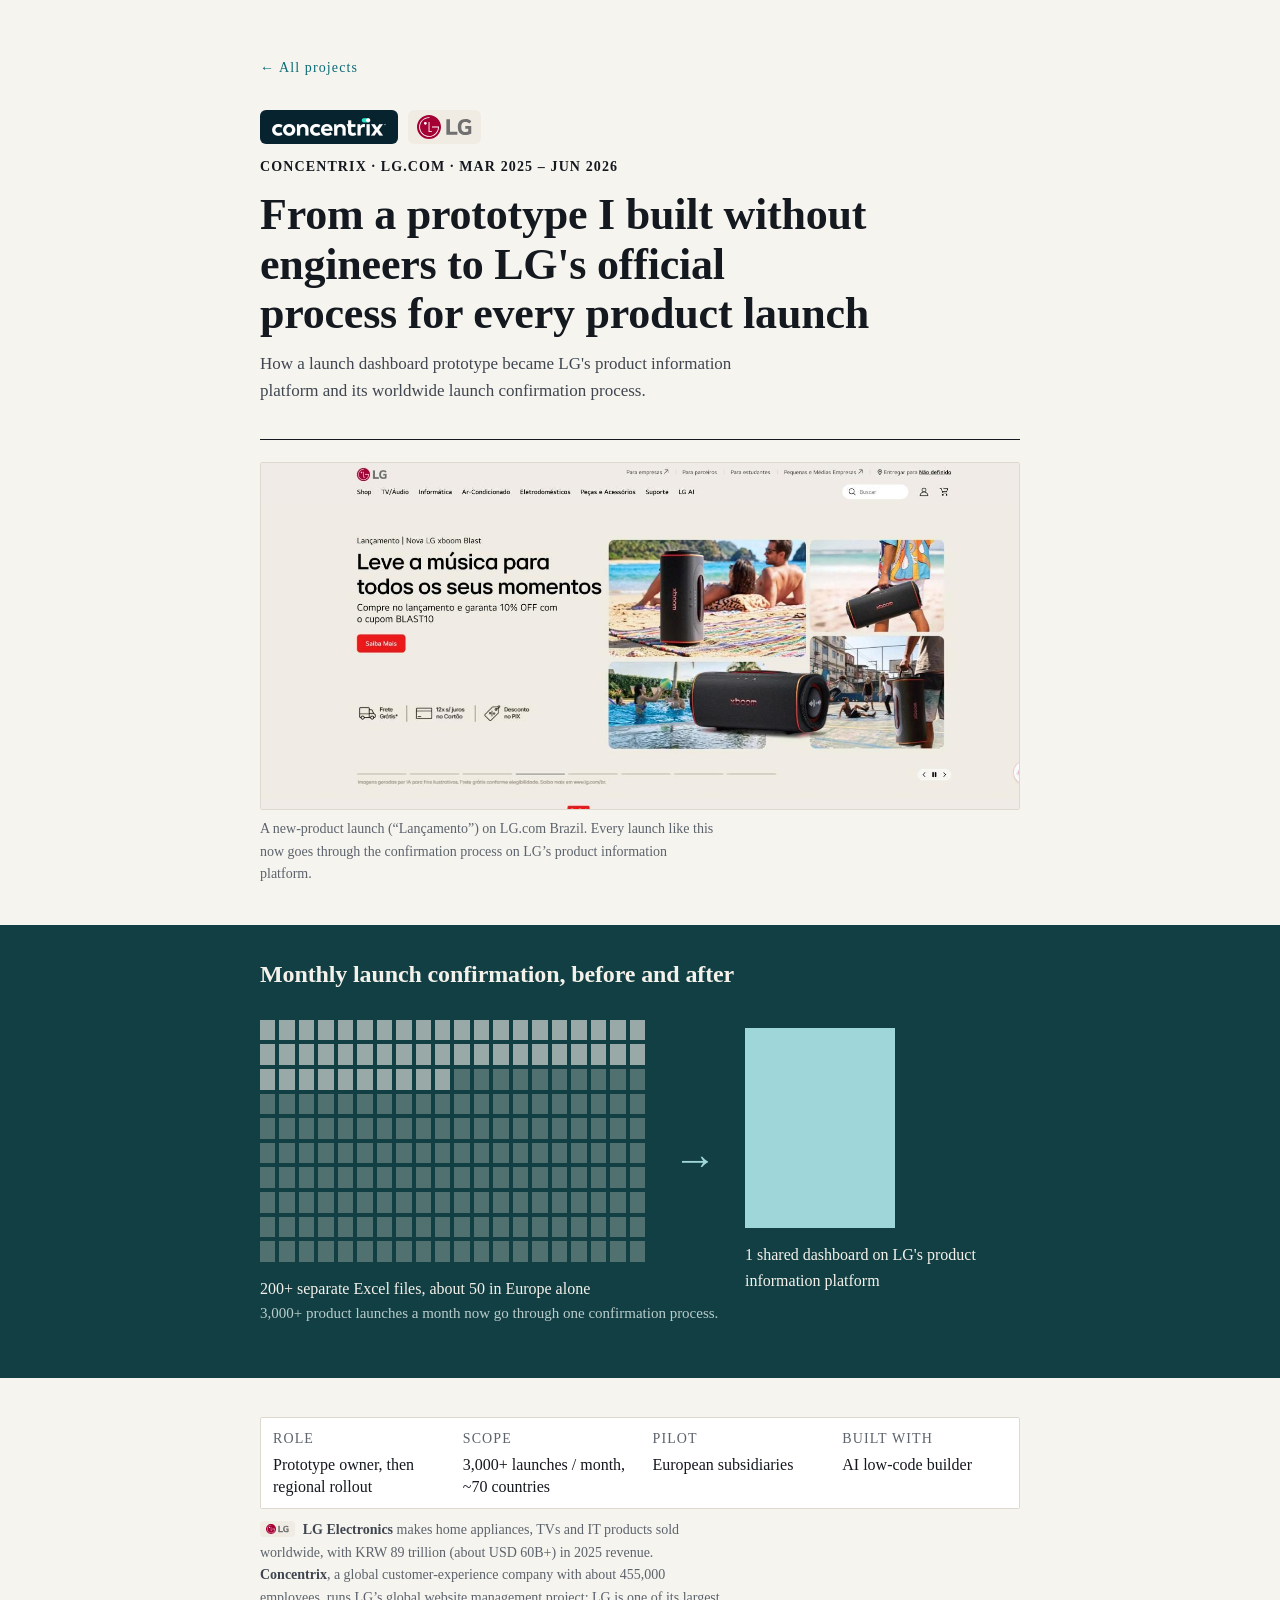
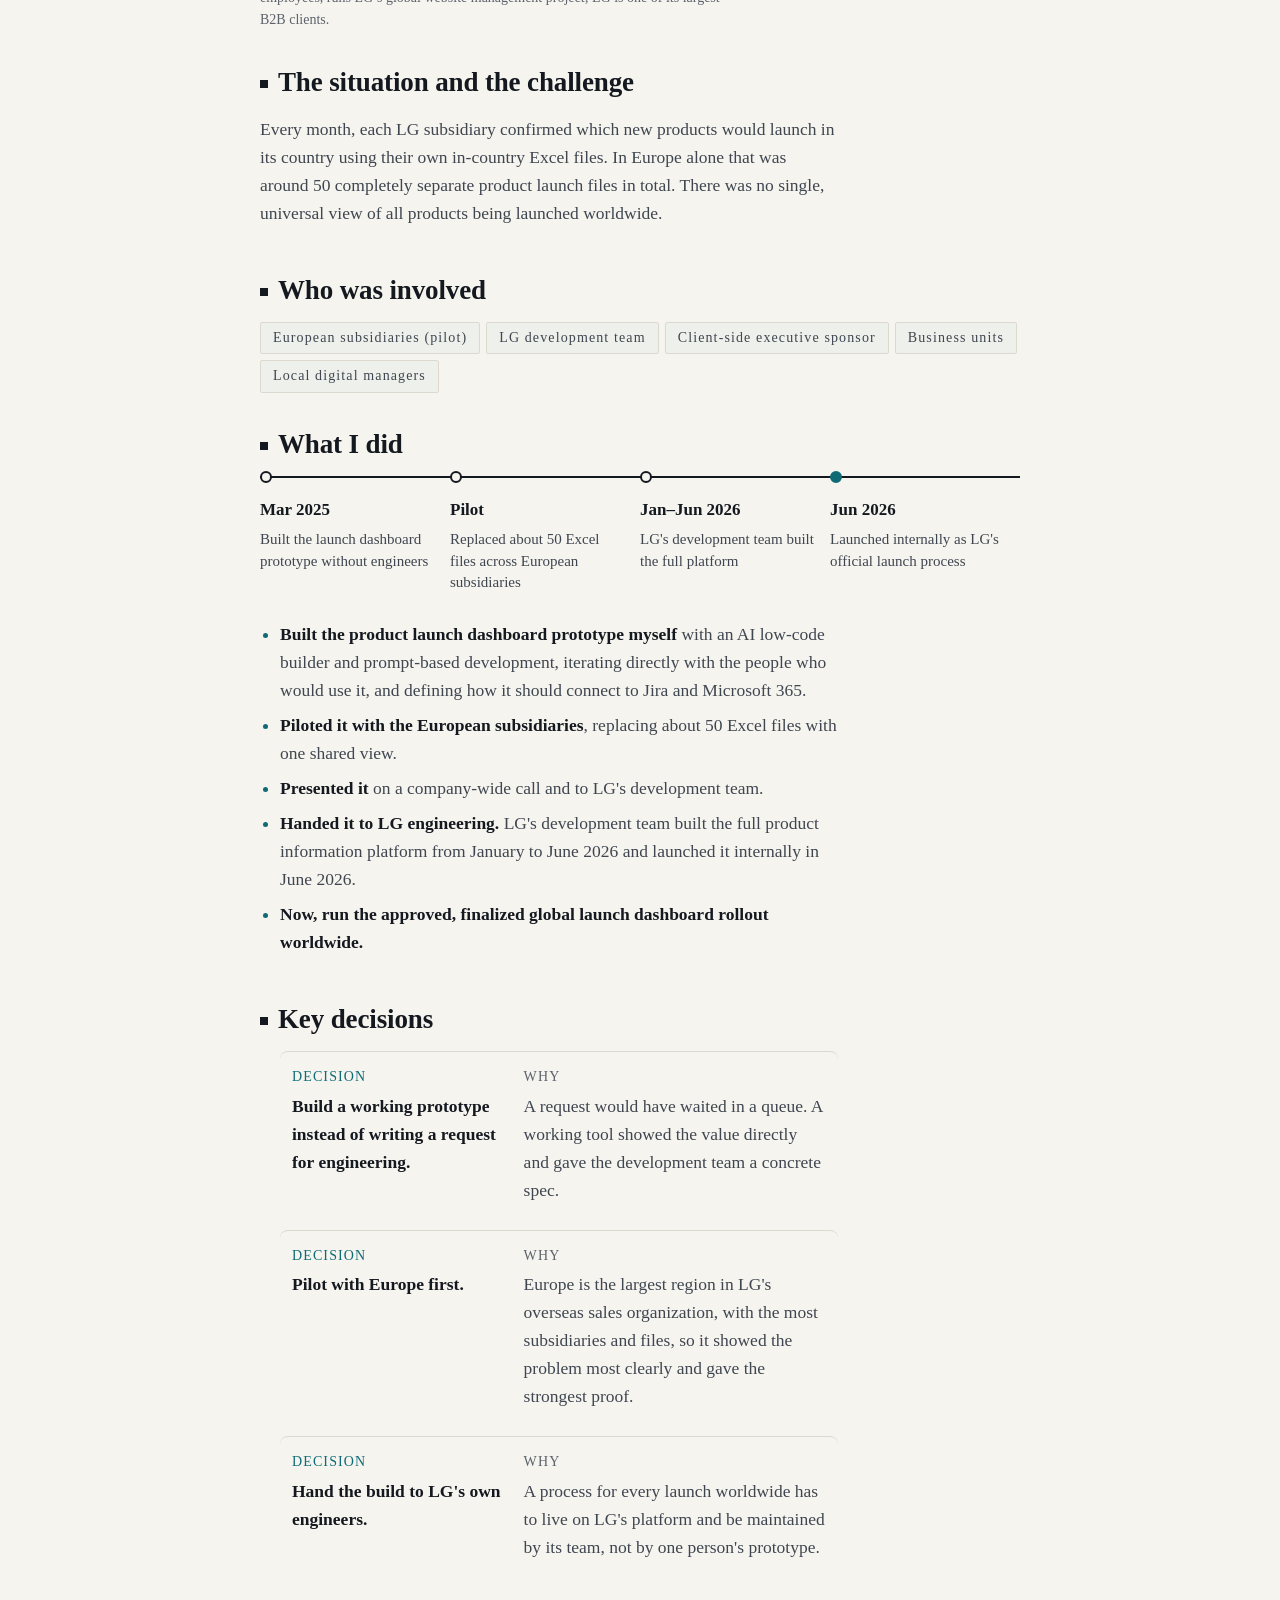
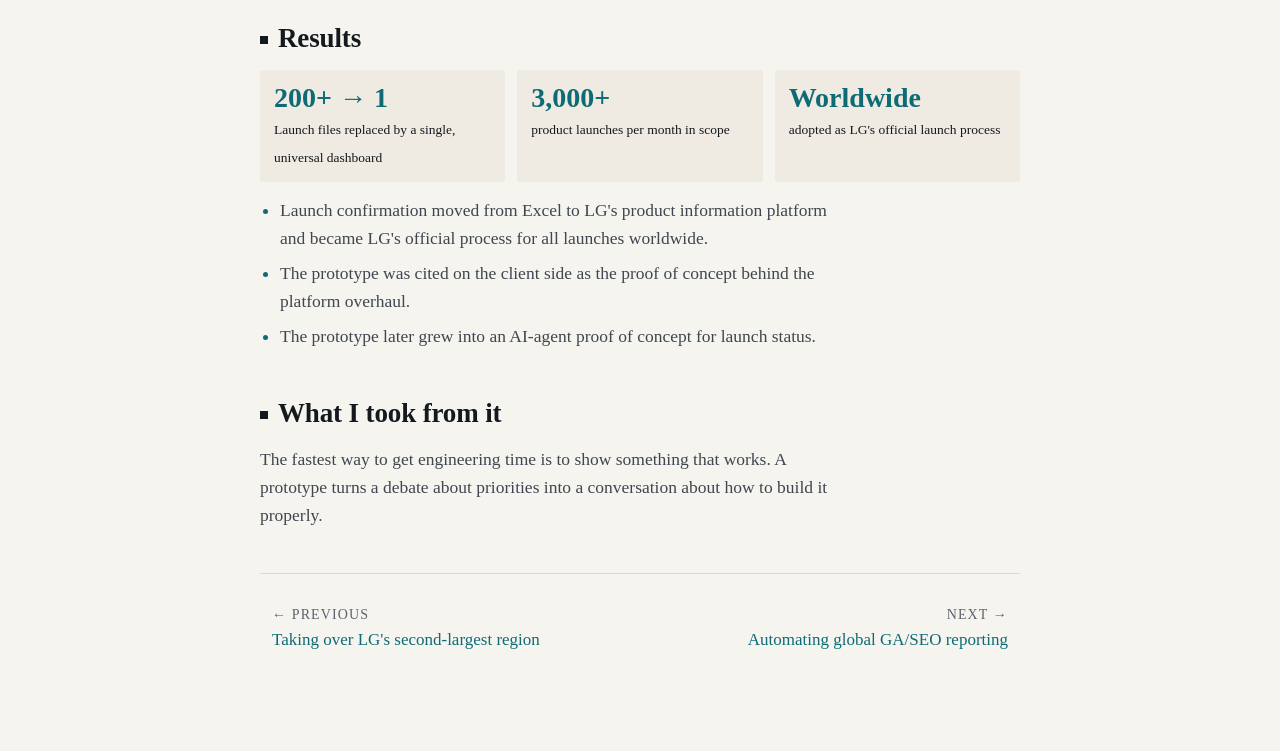
<file: launch-process.html>
<!doctype html>
<html lang="en">
<head>
<meta charset="utf-8">
<meta name="viewport" content="width=device-width,initial-scale=1,viewport-fit=cover">
<title>From a prototype to LG&#x27;s launch process · Albus Kim</title>
<link rel="stylesheet" href="site.css">
</head>
<body>
<div class="wrap"><article class="proj">
<a class="back" href="index.html">← All projects</a>
<header>
  <div class="logos"><img class="cnx" src="img/concentrix-wordmark.png" alt="Concentrix logo"><img class="lgm" src="img/lg-logo.svg" alt="LG logo"></div>
  <div class="eyebrow">Concentrix · LG.com · Mar 2025 – Jun 2026</div>
  <h1>From a prototype I built without engineers to LG's official process for every product launch</h1>
  <p class="sub">How a launch dashboard prototype became LG's product information platform and its worldwide launch confirmation process.</p>
</header>
<figure class="shot"><img src="img/lgbr-launch.jpg" alt="LG.com Brazil home page announcing the launch of the LG xboom Blast speaker" loading="lazy"><figcaption>A new-product launch (“Lançamento”) on LG.com Brazil. Every launch like this now goes through the confirmation process on LG’s product information platform.</figcaption></figure>
<section class="band" aria-label="Monthly launch confirmation, before and after"><h2>Monthly launch confirmation, before and after</h2><div class="files"><div class="files-before"><div class="file-grid" aria-hidden="true"><i class="eu"></i><i class="eu"></i><i class="eu"></i><i class="eu"></i><i class="eu"></i><i class="eu"></i><i class="eu"></i><i class="eu"></i><i class="eu"></i><i class="eu"></i><i class="eu"></i><i class="eu"></i><i class="eu"></i><i class="eu"></i><i class="eu"></i><i class="eu"></i><i class="eu"></i><i class="eu"></i><i class="eu"></i><i class="eu"></i><i class="eu"></i><i class="eu"></i><i class="eu"></i><i class="eu"></i><i class="eu"></i><i class="eu"></i><i class="eu"></i><i class="eu"></i><i class="eu"></i><i class="eu"></i><i class="eu"></i><i class="eu"></i><i class="eu"></i><i class="eu"></i><i class="eu"></i><i class="eu"></i><i class="eu"></i><i class="eu"></i><i class="eu"></i><i class="eu"></i><i class="eu"></i><i class="eu"></i><i class="eu"></i><i class="eu"></i><i class="eu"></i><i class="eu"></i><i class="eu"></i><i class="eu"></i><i class="eu"></i><i class="eu"></i><i class=""></i><i class=""></i><i class=""></i><i class=""></i><i class=""></i><i class=""></i><i class=""></i><i class=""></i><i class=""></i><i class=""></i><i class=""></i><i class=""></i><i class=""></i><i class=""></i><i class=""></i><i class=""></i><i class=""></i><i class=""></i><i class=""></i><i class=""></i><i class=""></i><i class=""></i><i class=""></i><i class=""></i><i class=""></i><i class=""></i><i class=""></i><i class=""></i><i class=""></i><i class=""></i><i class=""></i><i class=""></i><i class=""></i><i class=""></i><i class=""></i><i class=""></i><i class=""></i><i class=""></i><i class=""></i><i class=""></i><i class=""></i><i class=""></i><i class=""></i><i class=""></i><i class=""></i><i class=""></i><i class=""></i><i class=""></i><i class=""></i><i class=""></i><i class=""></i><i class=""></i><i class=""></i><i class=""></i><i class=""></i><i class=""></i><i class=""></i><i class=""></i><i class=""></i><i class=""></i><i class=""></i><i class=""></i><i class=""></i><i class=""></i><i class=""></i><i class=""></i><i class=""></i><i class=""></i><i class=""></i><i class=""></i><i class=""></i><i class=""></i><i class=""></i><i class=""></i><i class=""></i><i class=""></i><i class=""></i><i class=""></i><i class=""></i><i class=""></i><i class=""></i><i class=""></i><i class=""></i><i class=""></i><i class=""></i><i class=""></i><i class=""></i><i class=""></i><i class=""></i><i class=""></i><i class=""></i><i class=""></i><i class=""></i><i class=""></i><i class=""></i><i class=""></i><i class=""></i><i class=""></i><i class=""></i><i class=""></i><i class=""></i><i class=""></i><i class=""></i><i class=""></i><i class=""></i><i class=""></i><i class=""></i><i class=""></i><i class=""></i><i class=""></i><i class=""></i><i class=""></i><i class=""></i><i class=""></i><i class=""></i><i class=""></i><i class=""></i><i class=""></i><i class=""></i><i class=""></i><i class=""></i><i class=""></i><i class=""></i><i class=""></i><i class=""></i><i class=""></i><i class=""></i><i class=""></i><i class=""></i><i class=""></i><i class=""></i><i class=""></i><i class=""></i><i class=""></i><i class=""></i><i class=""></i><i class=""></i><i class=""></i><i class=""></i><i class=""></i><i class=""></i><i class=""></i><i class=""></i><i class=""></i><i class=""></i><i class=""></i><i class=""></i><i class=""></i><i class=""></i><i class=""></i></div><p>200+ separate Excel files, about 50 in Europe alone</p></div><div class="files-arrow" aria-hidden="true">→</div><div class="files-after"><div class="file-one" aria-hidden="true"></div><p>1 shared dashboard on LG's product information platform</p></div></div><p class="band-foot">3,000+ product launches a month now go through one confirmation process.</p></section>
<dl class="facts"><div><dt>Role</dt><dd>Prototype owner, then regional rollout</dd></div><div><dt>Scope</dt><dd>3,000+ launches / month, ~70 countries</dd></div><div><dt>Pilot</dt><dd>European subsidiaries</dd></div><div><dt>Built with</dt><dd>AI low-code builder</dd></div></dl>
<p class="company"><img class="lg-inline" src="img/lg-logo.svg" alt="LG logo"><strong>LG Electronics</strong> makes home appliances, TVs and IT products sold worldwide, with KRW 89 trillion (about USD 60B+) in 2025 revenue. <strong>Concentrix</strong>, a global customer-experience company with about 455,000 employees, runs LG&rsquo;s global website management project; LG is one of its largest B2B clients.</p>
<section><h2>The situation and the challenge</h2><p>Every month, each LG subsidiary confirmed which new products would launch in its country using their own in-country Excel files. In Europe alone that was around 50 completely separate product launch files in total. There was no single, universal view of all products being launched worldwide.</p></section>
<section><h2>Who was involved</h2><div class="people"><span>European subsidiaries (pilot)</span><span>LG development team</span><span>Client-side executive sponsor</span><span>Business units</span><span>Local digital managers</span></div></section>
<section><h2>What I did</h2><ol class="timeline"><li><b>Mar 2025</b><span>Built the launch dashboard prototype without engineers</span></li><li><b>Pilot</b><span>Replaced about 50 Excel files across European subsidiaries</span></li><li><b>Jan–Jun 2026</b><span>LG's development team built the full platform</span></li><li><b>Jun 2026</b><span>Launched internally as LG's official launch process</span></li></ol><ul><li><strong>Built the product launch dashboard prototype myself</strong> with an AI low-code builder and prompt-based development, iterating directly with the people who would use it, and defining how it should connect to Jira and Microsoft 365.</li><li><strong>Piloted it with the European subsidiaries</strong>, replacing about 50 Excel files with one shared view.</li><li><strong>Presented it</strong> on a company-wide call and to LG's development team.</li><li><strong>Handed it to LG engineering.</strong> LG's development team built the full product information platform from January to June 2026 and launched it internally in June 2026.</li><li><strong>Now, run the approved, finalized global launch dashboard rollout worldwide.</strong></li></ul></section>
<section><h2>Key decisions</h2><ul class="decisions"><li><div class="q">Build a working prototype instead of writing a request for engineering.</div><div class="a">A request would have waited in a queue. A working tool showed the value directly and gave the development team a concrete spec.</div></li><li><div class="q">Pilot with Europe first.</div><div class="a">Europe is the largest region in LG's overseas sales organization, with the most subsidiaries and files, so it showed the problem most clearly and gave the strongest proof.</div></li><li><div class="q">Hand the build to LG's own engineers.</div><div class="a">A process for every launch worldwide has to live on LG's platform and be maintained by its team, not by one person's prototype.</div></li></ul></section>
<section><h2>Results</h2><div class="results"><div><b>200+ → 1</b><span>Launch files replaced by a single, universal dashboard</span></div><div><b>3,000+</b><span>product launches per month in scope</span></div><div><b>Worldwide</b><span>adopted as LG's official launch process</span></div></div><ul><li>Launch confirmation moved from Excel to LG's product information platform and became LG's official process for all launches worldwide.</li><li>The prototype was cited on the client side as the proof of concept behind the platform overhaul.</li><li>The prototype later grew into an AI-agent proof of concept for launch status.</li></ul></section>
<section><h2>What I took from it</h2><p>The fastest way to get engineering time is to show something that works. A prototype turns a debate about priorities into a conversation about how to build it properly.</p></section>
<nav class="pager"><a href="latam.html"><small>← Previous</small><span>Taking over LG's second-largest region</span></a><a href="ga-seo.html"><small>Next →</small><span>Automating global GA/SEO reporting</span></a></nav>
</article></div>
<script src="motion.js"></script>
</body>
</html>
</file>
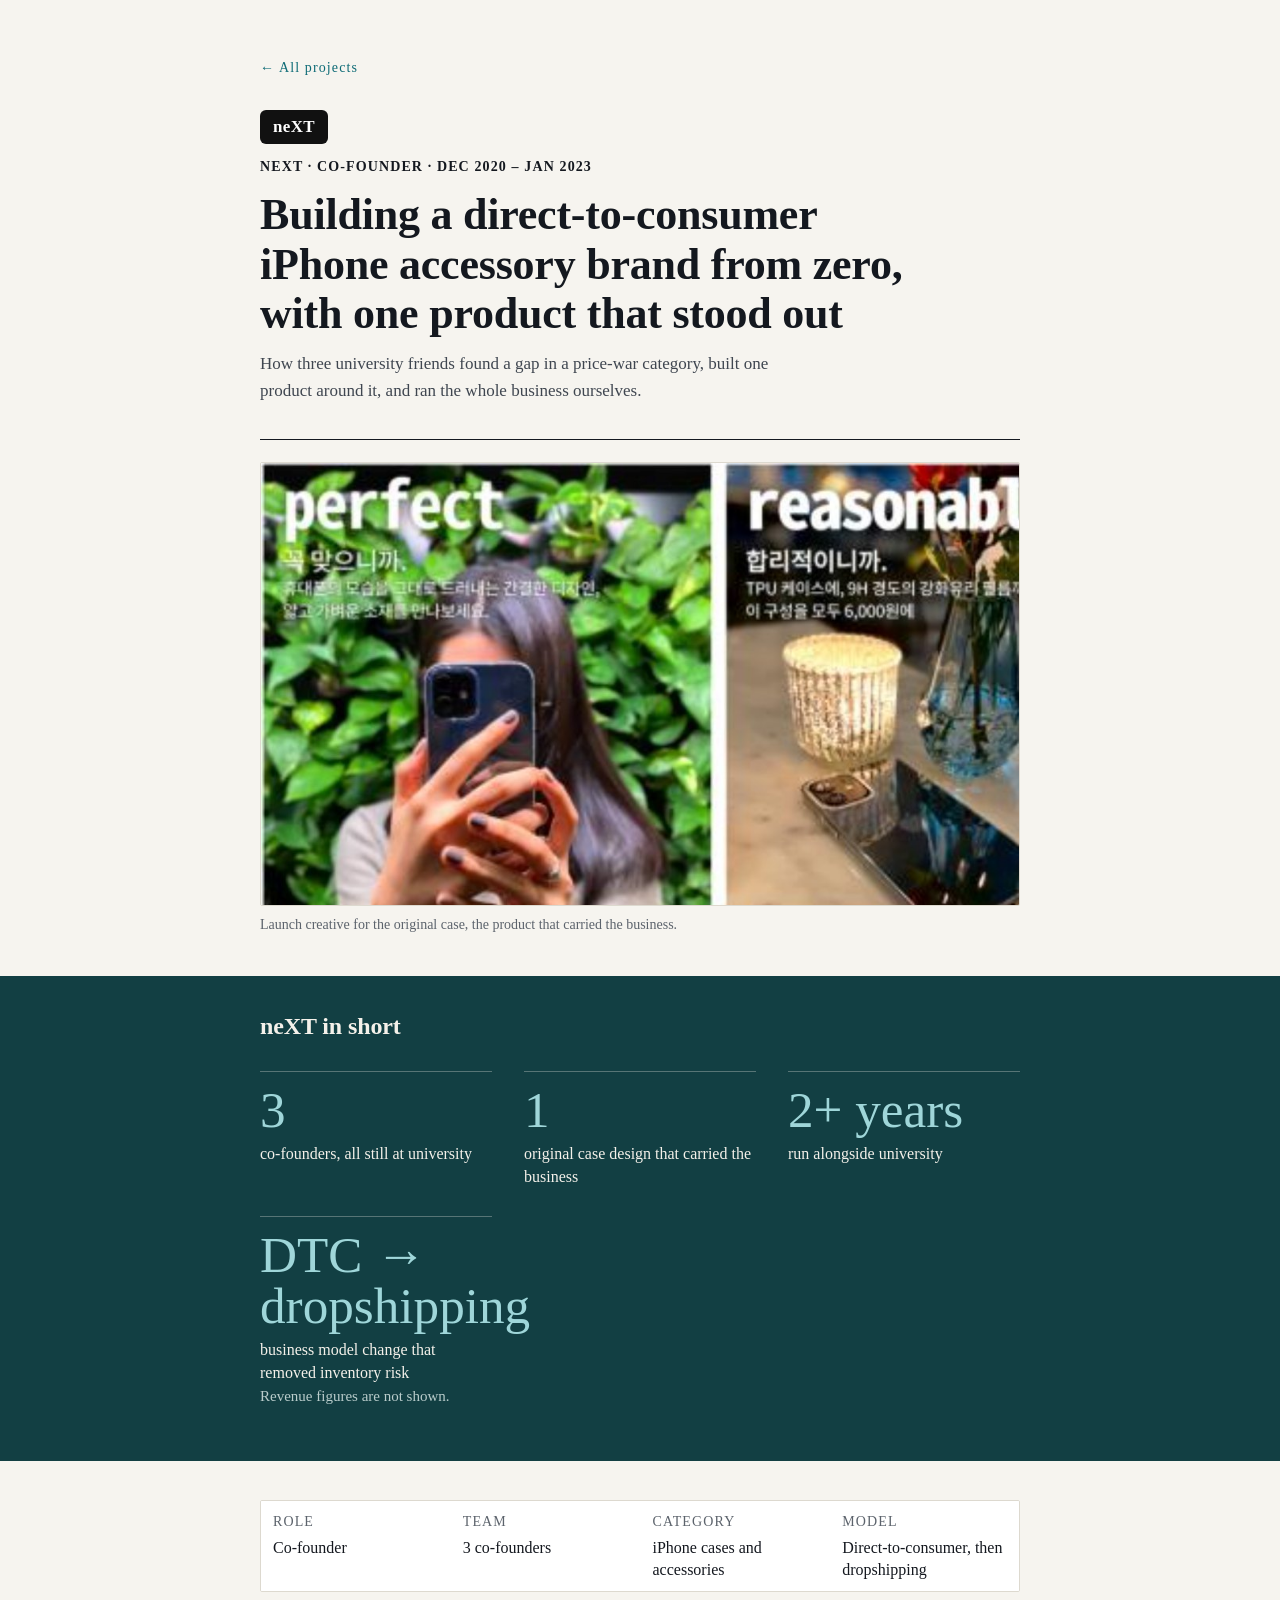
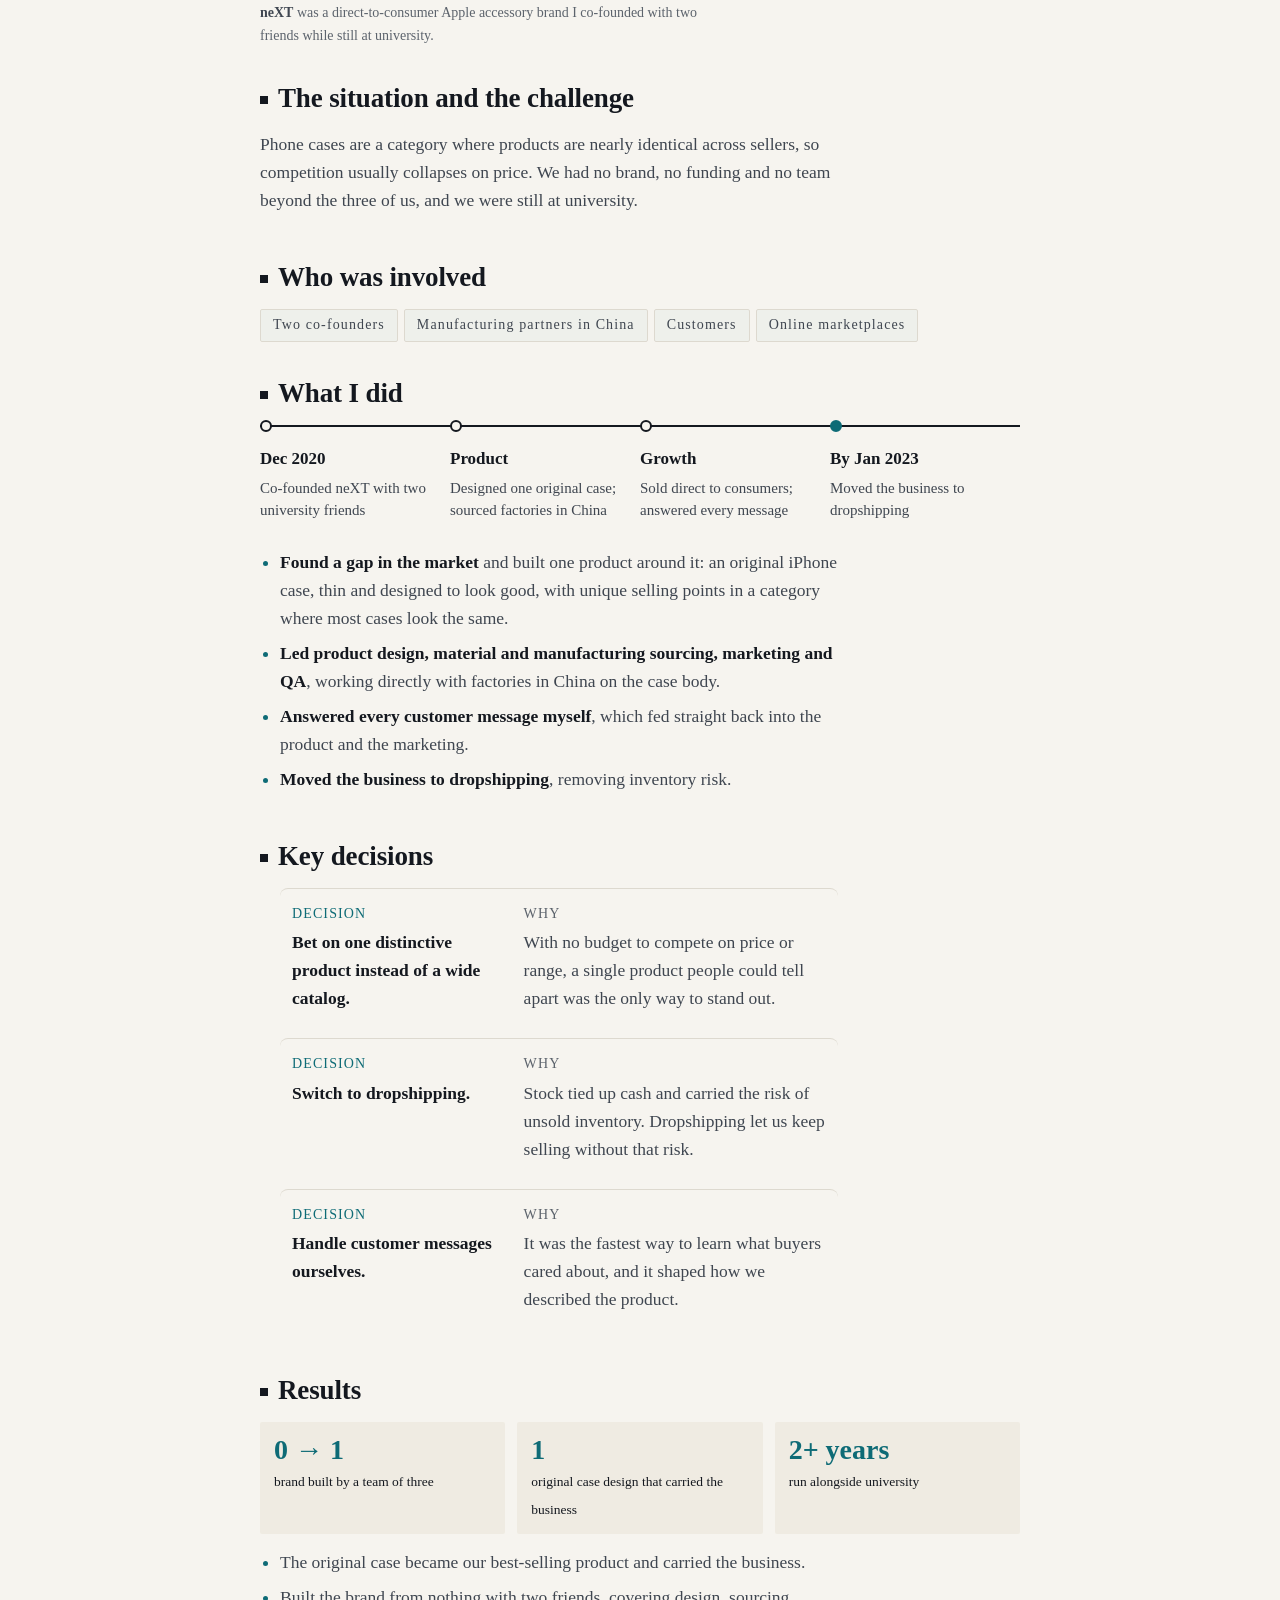
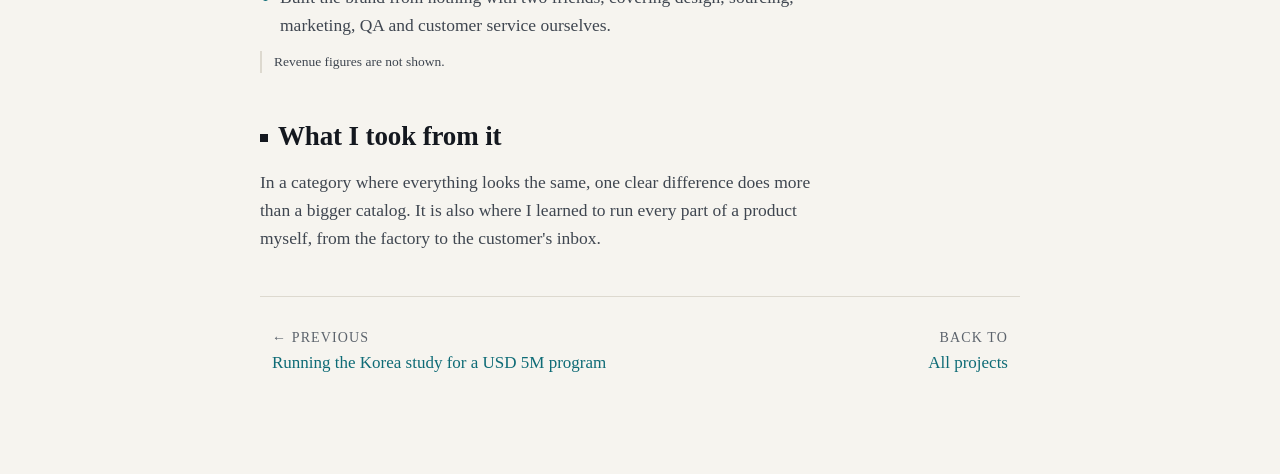
<file: next.html>
<!doctype html>
<html lang="en">
<head>
<meta charset="utf-8">
<meta name="viewport" content="width=device-width,initial-scale=1,viewport-fit=cover">
<title>Building an iPhone accessory brand from zero · Albus Kim</title>
<link rel="stylesheet" href="site.css">
</head>
<body>
<div class="wrap"><article class="proj">
<a class="back" href="index.html">← All projects</a>
<header>
  <div class="logos"><span class="chip-text">neXT</span></div>
  <div class="eyebrow">neXT · Co-founder · Dec 2020 – Jan 2023</div>
  <h1>Building a direct-to-consumer iPhone accessory brand from zero, with one product that stood out</h1>
  <p class="sub">How three university friends found a gap in a price-war category, built one product around it, and ran the whole business ourselves.</p>
</header>
<figure class="shot"><img src="img/next-case.jpg" alt="neXT marketing images of a thin clear iPhone case" loading="lazy"><figcaption>Launch creative for the original case, the product that carried the business.</figcaption></figure>
<section class="band" aria-label="neXT in short"><h2>neXT in short</h2><div class="tiles"><div><b>3</b><span>co-founders, all still at university</span></div><div><b>1</b><span>original case design that carried the business</span></div><div><b>2+ years</b><span>run alongside university</span></div><div><b>DTC → dropshipping</b><span>business model change that removed inventory risk</span></div></div><p class="band-foot">Revenue figures are not shown.</p></section>
<dl class="facts"><div><dt>Role</dt><dd>Co-founder</dd></div><div><dt>Team</dt><dd>3 co-founders</dd></div><div><dt>Category</dt><dd>iPhone cases and accessories</dd></div><div><dt>Model</dt><dd>Direct-to-consumer, then dropshipping</dd></div></dl>
<p class="company"><strong>neXT</strong> was a direct-to-consumer Apple accessory brand I co-founded with two friends while still at university.</p>
<section><h2>The situation and the challenge</h2><p>Phone cases are a category where products are nearly identical across sellers, so competition usually collapses on price. We had no brand, no funding and no team beyond the three of us, and we were still at university.</p></section>
<section><h2>Who was involved</h2><div class="people"><span>Two co-founders</span><span>Manufacturing partners in China</span><span>Customers</span><span>Online marketplaces</span></div></section>
<section><h2>What I did</h2><ol class="timeline"><li><b>Dec 2020</b><span>Co-founded neXT with two university friends</span></li><li><b>Product</b><span>Designed one original case; sourced factories in China</span></li><li><b>Growth</b><span>Sold direct to consumers; answered every message</span></li><li><b>By Jan 2023</b><span>Moved the business to dropshipping</span></li></ol><ul><li><strong>Found a gap in the market</strong> and built one product around it: an original iPhone case, thin and designed to look good, with unique selling points in a category where most cases look the same.</li><li><strong>Led product design, material and manufacturing sourcing, marketing and QA</strong>, working directly with factories in China on the case body.</li><li><strong>Answered every customer message myself</strong>, which fed straight back into the product and the marketing.</li><li><strong>Moved the business to dropshipping</strong>, removing inventory risk.</li></ul></section>
<section><h2>Key decisions</h2><ul class="decisions"><li><div class="q">Bet on one distinctive product instead of a wide catalog.</div><div class="a">With no budget to compete on price or range, a single product people could tell apart was the only way to stand out.</div></li><li><div class="q">Switch to dropshipping.</div><div class="a">Stock tied up cash and carried the risk of unsold inventory. Dropshipping let us keep selling without that risk.</div></li><li><div class="q">Handle customer messages ourselves.</div><div class="a">It was the fastest way to learn what buyers cared about, and it shaped how we described the product.</div></li></ul></section>
<section><h2>Results</h2><div class="results"><div><b>0 → 1</b><span>brand built by a team of three</span></div><div><b>1</b><span>original case design that carried the business</span></div><div><b>2+ years</b><span>run alongside university</span></div></div><ul><li>The original case became our best-selling product and carried the business.</li><li>Built the brand from nothing with two friends, covering design, sourcing, marketing, QA and customer service ourselves.</li></ul><p class="note">Revenue figures are not shown.</p></section>
<section><h2>What I took from it</h2><p>In a category where everything looks the same, one clear difference does more than a bigger catalog. It is also where I learned to run every part of a product myself, from the factory to the customer's inbox.</p></section>
<nav class="pager"><a href="face-auth-study.html"><small>← Previous</small><span>Running the Korea study for a USD 5M program</span></a><a href="index.html"><small>Back to</small><span>All projects</span></a></nav>
</article></div>
<script src="motion.js"></script>
</body>
</html>
</file>
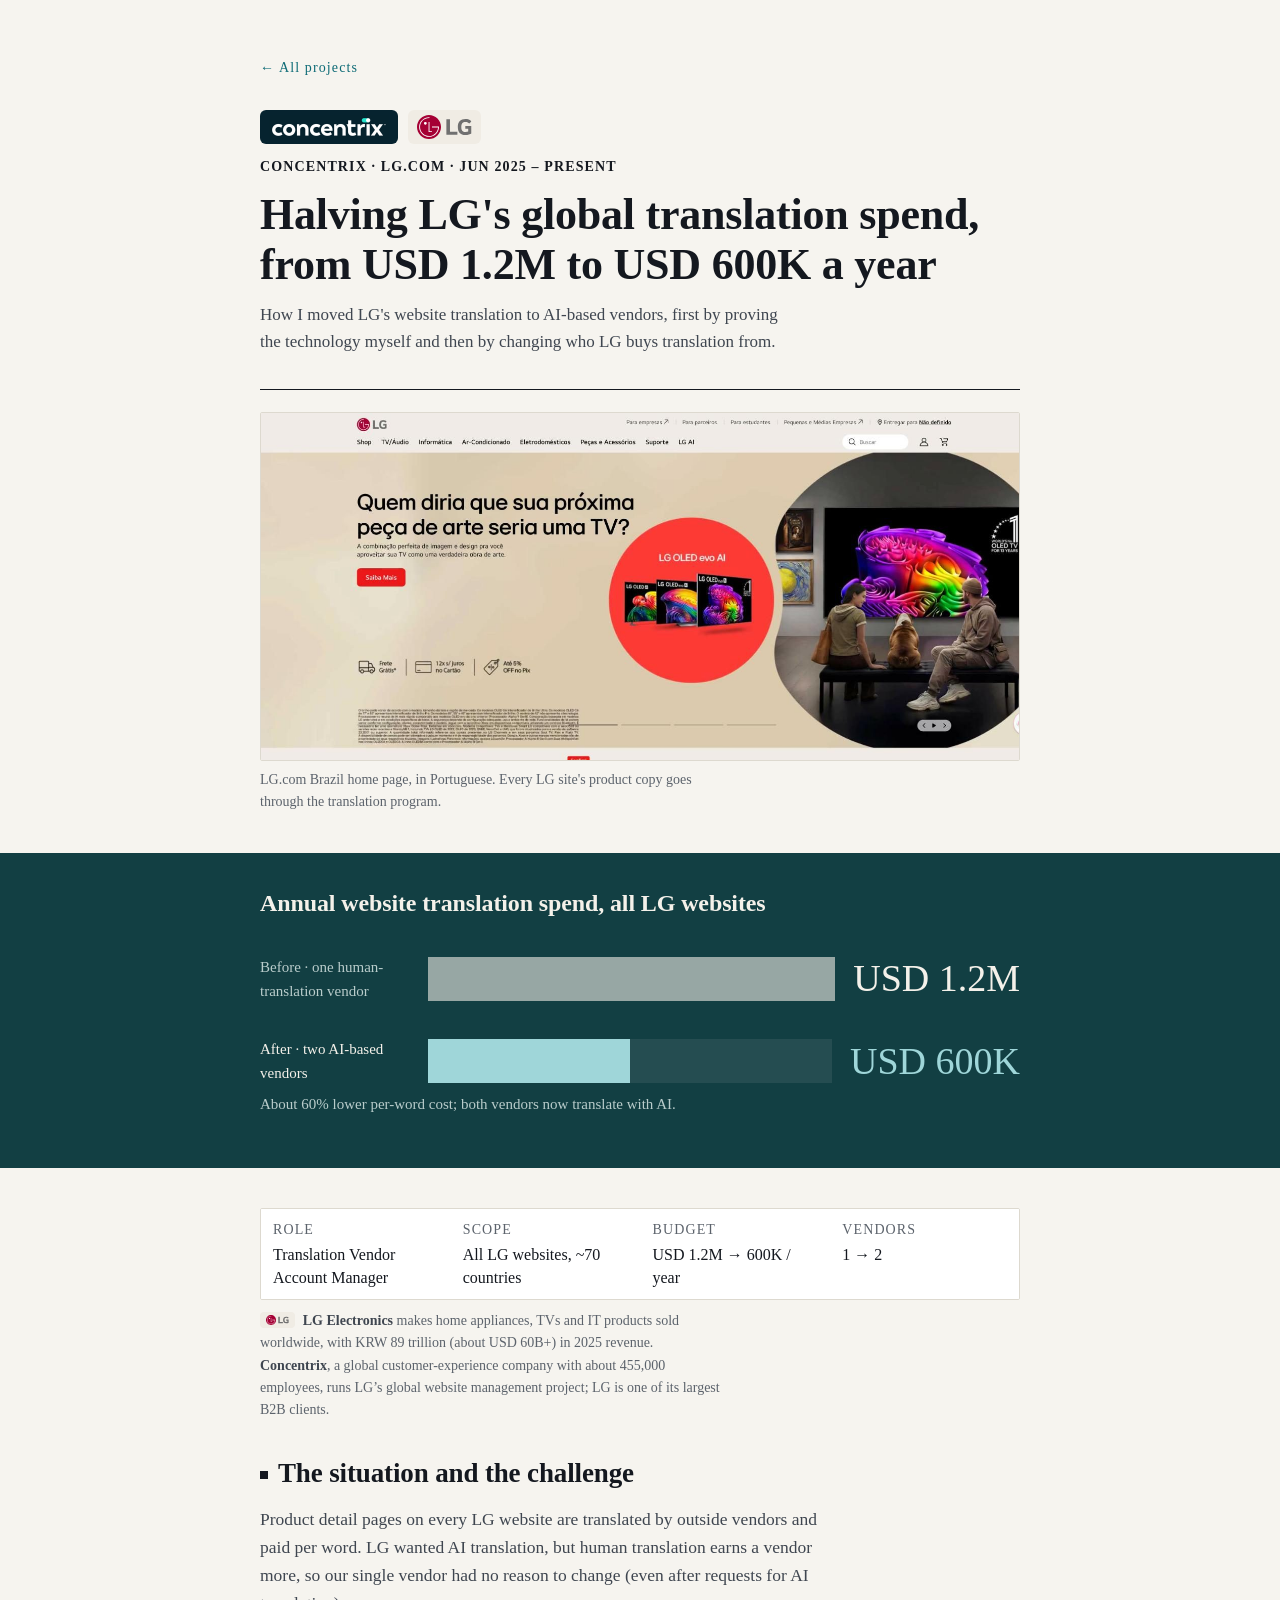
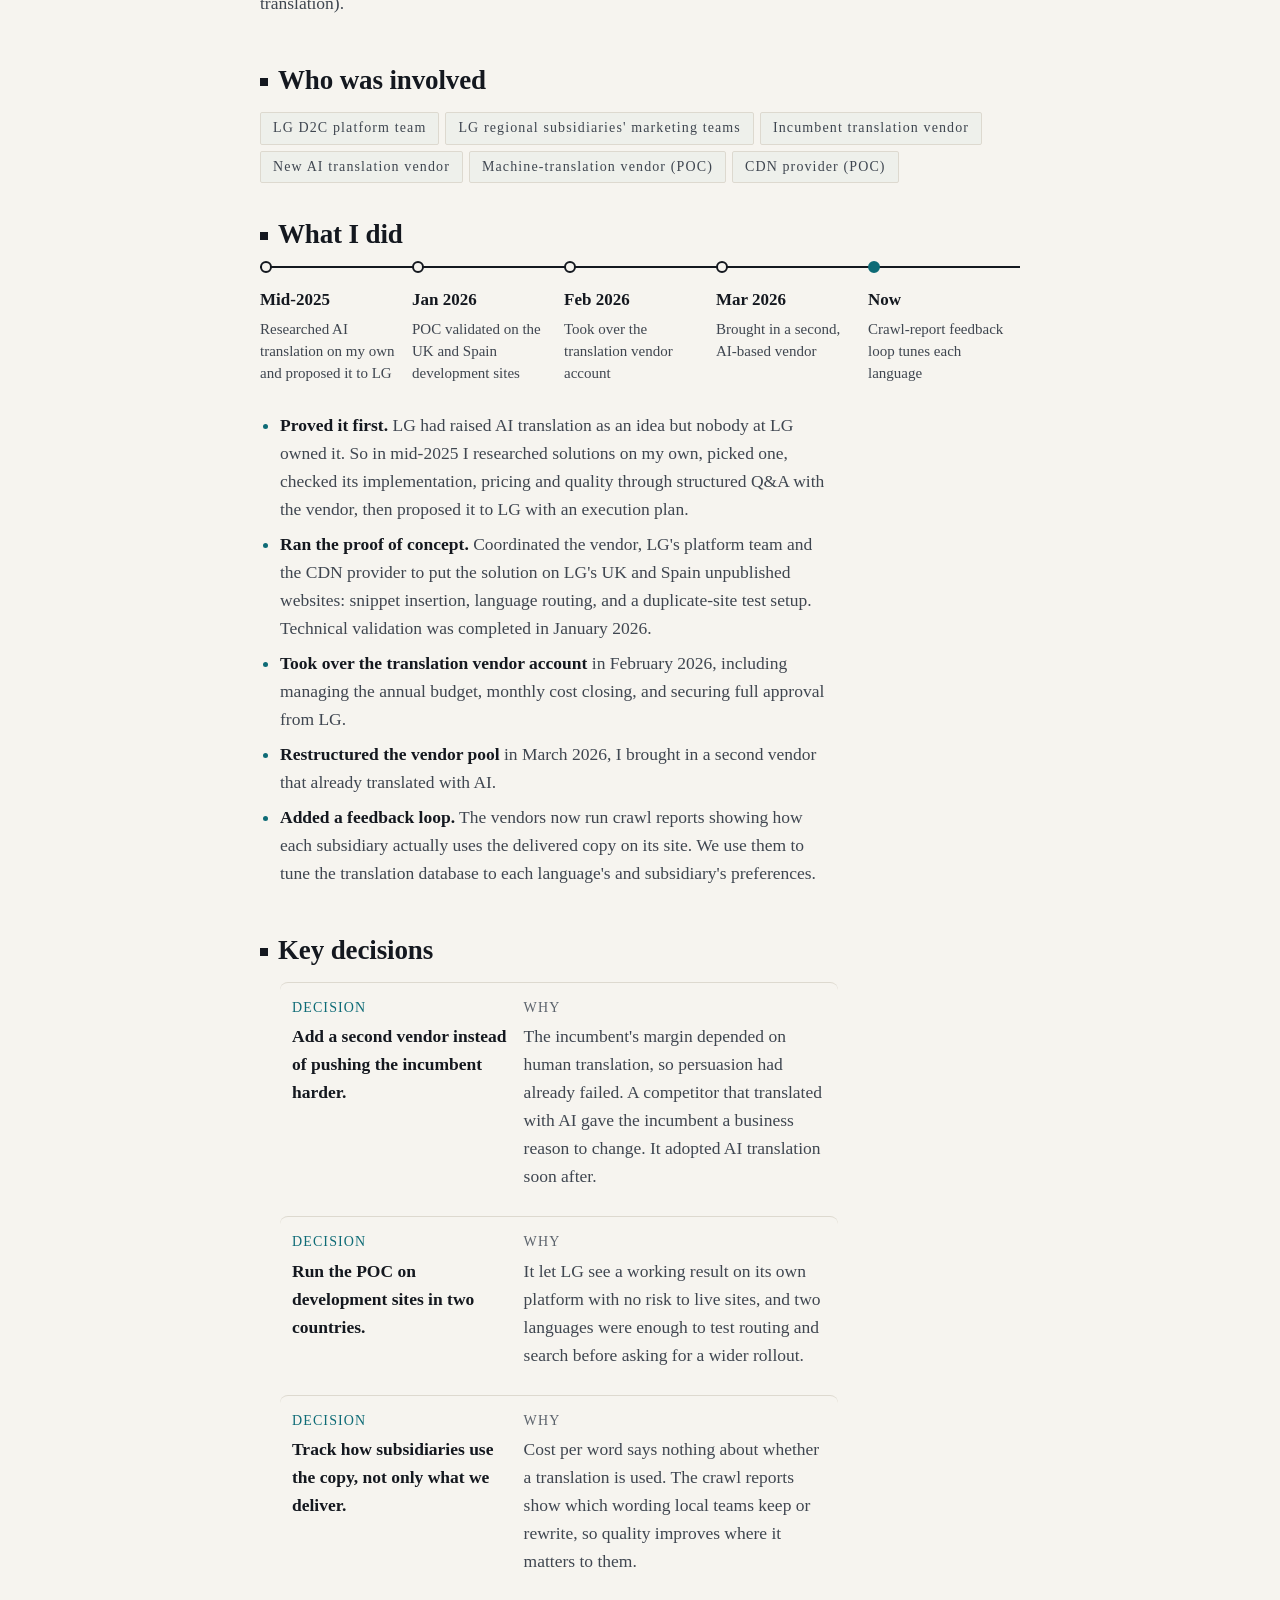
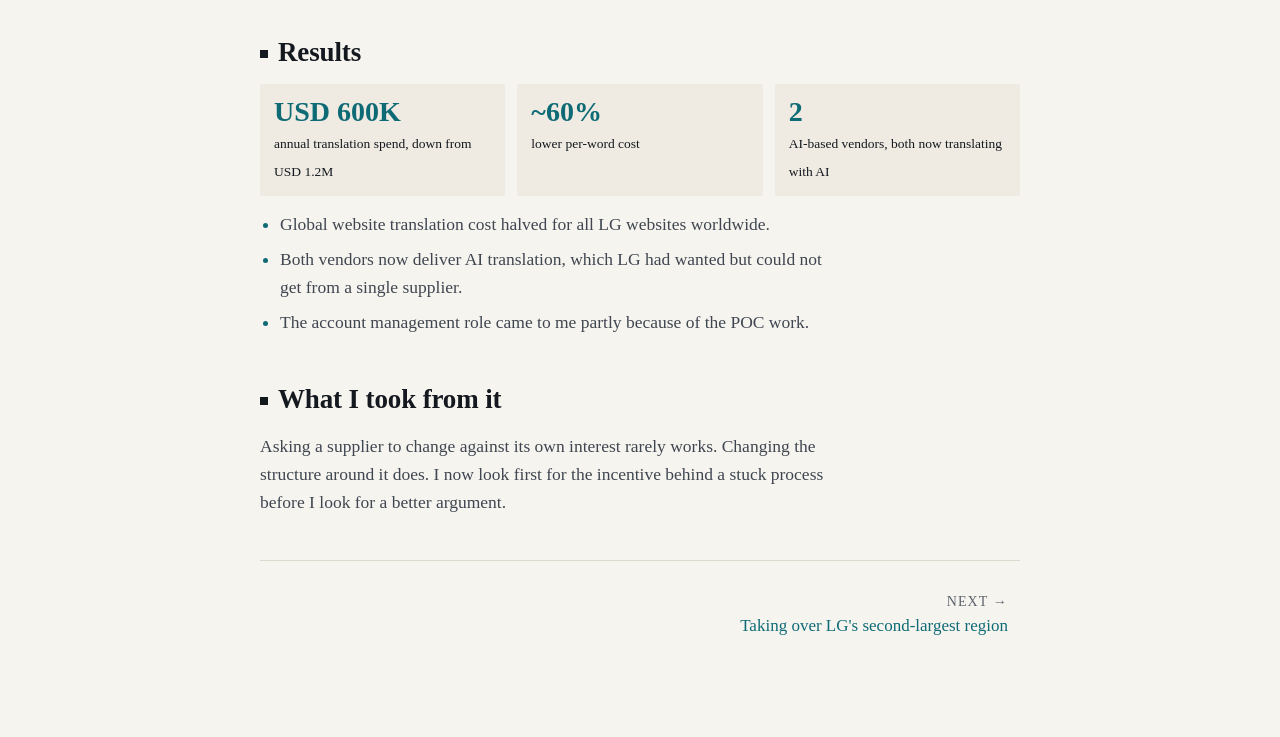
<file: translation.html>
<!doctype html>
<html lang="en">
<head>
<meta charset="utf-8">
<meta name="viewport" content="width=device-width,initial-scale=1,viewport-fit=cover">
<title>Halving LG&#x27;s global translation spend · Albus Kim</title>
<link rel="stylesheet" href="site.css">
</head>
<body>
<div class="wrap"><article class="proj">
<a class="back" href="index.html">← All projects</a>
<header>
  <div class="logos"><img class="cnx" src="img/concentrix-wordmark.png" alt="Concentrix logo"><img class="lgm" src="img/lg-logo.svg" alt="LG logo"></div>
  <div class="eyebrow">Concentrix · LG.com · Jun 2025 – present</div>
  <h1>Halving LG's global translation spend, from USD 1.2M to USD 600K a year</h1>
  <p class="sub">How I moved LG's website translation to AI-based vendors, first by proving the technology myself and then by changing who LG buys translation from.</p>
</header>
<figure class="shot"><img src="img/lgbr-oled.jpg" alt="LG.com Brazil home page showing an LG OLED evo AI banner in Portuguese" loading="lazy"><figcaption>LG.com Brazil home page, in Portuguese. Every LG site's product copy goes through the translation program.</figcaption></figure>
<section class="band" aria-label="Annual website translation spend, all LG websites"><h2>Annual website translation spend, all LG websites</h2><div class="cmp"><div class="cmp-row"><div class="cmp-label">Before · one human-translation vendor</div><div class="cmp-track"><div class="cmp-bar" style="--w:100.0%"></div></div><div class="cmp-val">USD 1.2M</div></div><div class="cmp-row after"><div class="cmp-label">After · two AI-based vendors</div><div class="cmp-track"><div class="cmp-bar" style="--w:50.0%"></div></div><div class="cmp-val">USD 600K</div></div></div><p class="band-foot">About 60% lower per-word cost; both vendors now translate with AI.</p></section>
<dl class="facts"><div><dt>Role</dt><dd>Translation Vendor Account Manager</dd></div><div><dt>Scope</dt><dd>All LG websites, ~70 countries</dd></div><div><dt>Budget</dt><dd>USD 1.2M → 600K / year</dd></div><div><dt>Vendors</dt><dd>1 → 2</dd></div></dl>
<p class="company"><img class="lg-inline" src="img/lg-logo.svg" alt="LG logo"><strong>LG Electronics</strong> makes home appliances, TVs and IT products sold worldwide, with KRW 89 trillion (about USD 60B+) in 2025 revenue. <strong>Concentrix</strong>, a global customer-experience company with about 455,000 employees, runs LG&rsquo;s global website management project; LG is one of its largest B2B clients.</p>
<section><h2>The situation and the challenge</h2><p>Product detail pages on every LG website are translated by outside vendors and paid per word. LG wanted AI translation, but human translation earns a vendor more, so our single vendor had no reason to change (even after requests for AI translation).</p></section>
<section><h2>Who was involved</h2><div class="people"><span>LG D2C platform team</span><span>LG regional subsidiaries' marketing teams</span><span>Incumbent translation vendor</span><span>New AI translation vendor</span><span>Machine-translation vendor (POC)</span><span>CDN provider (POC)</span></div></section>
<section><h2>What I did</h2><ol class="timeline"><li><b>Mid-2025</b><span>Researched AI translation on my own and proposed it to LG</span></li><li><b>Jan 2026</b><span>POC validated on the UK and Spain development sites</span></li><li><b>Feb 2026</b><span>Took over the translation vendor account</span></li><li><b>Mar 2026</b><span>Brought in a second, AI-based vendor</span></li><li><b>Now</b><span>Crawl-report feedback loop tunes each language</span></li></ol><ul><li><strong>Proved it first.</strong> LG had raised AI translation as an idea but nobody at LG owned it. So in mid-2025 I researched solutions on my own, picked one, checked its implementation, pricing and quality through structured Q&amp;A with the vendor, then proposed it to LG with an execution plan.</li><li><strong>Ran the proof of concept.</strong> Coordinated the vendor, LG's platform team and the CDN provider to put the solution on LG's UK and Spain unpublished websites: snippet insertion, language routing, and a duplicate-site test setup. Technical validation was completed in January 2026.</li><li><strong>Took over the translation vendor account</strong> in February 2026, including managing the annual budget, monthly cost closing, and securing full approval from LG.</li><li><strong>Restructured the vendor pool</strong> in March 2026, I brought in a second vendor that already translated with AI.</li><li><strong>Added a feedback loop.</strong> The vendors now run crawl reports showing how each subsidiary actually uses the delivered copy on its site. We use them to tune the translation database to each language's and subsidiary's preferences.</li></ul></section>
<section><h2>Key decisions</h2><ul class="decisions"><li><div class="q">Add a second vendor instead of pushing the incumbent harder.</div><div class="a">The incumbent's margin depended on human translation, so persuasion had already failed. A competitor that translated with AI gave the incumbent a business reason to change. It adopted AI translation soon after.</div></li><li><div class="q">Run the POC on development sites in two countries.</div><div class="a">It let LG see a working result on its own platform with no risk to live sites, and two languages were enough to test routing and search before asking for a wider rollout.</div></li><li><div class="q">Track how subsidiaries use the copy, not only what we deliver.</div><div class="a">Cost per word says nothing about whether a translation is used. The crawl reports show which wording local teams keep or rewrite, so quality improves where it matters to them.</div></li></ul></section>
<section><h2>Results</h2><div class="results"><div><b>USD 600K</b><span>annual translation spend, down from USD 1.2M</span></div><div><b>~60%</b><span>lower per-word cost</span></div><div><b>2</b><span>AI-based vendors, both now translating with AI</span></div></div><ul><li>Global website translation cost halved for all LG websites worldwide.</li><li>Both vendors now deliver AI translation, which LG had wanted but could not get from a single supplier.</li><li>The account management role came to me partly because of the POC work.</li></ul></section>
<section><h2>What I took from it</h2><p>Asking a supplier to change against its own interest rarely works. Changing the structure around it does. I now look first for the incentive behind a stuck process before I look for a better argument.</p></section>
<nav class="pager"><span></span><a href="latam.html"><small>Next →</small><span>Taking over LG's second-largest region</span></a></nav>
</article></div>
<script src="motion.js"></script>
</body>
</html>
</file>
<file: site.css>
/* Layout: home = intro + card grid; project page = single reading column with a facts strip and decision ledger */
:root{
  --paper:#F7F7F3; --surface:#FFFFFF; --ink:#1C2129; --ink-2:#4A5361; --muted:#77808D;
  --line:#DCDDD7; --accent:#0E6B76; --accent-soft:#DDEDEF; --tag:#EEF0EB;
  --serif:"Newsreader",Georgia,"Times New Roman",serif;
  --sans:"IBM Plex Sans","Helvetica Neue",Arial,sans-serif;
  --mono:"IBM Plex Mono","SFMono-Regular",Menlo,Consolas,monospace;
}
@media (prefers-color-scheme: dark){
  :root:not([data-theme="light"]){
    --paper:#141920; --surface:#1A2029; --ink:#ECEEEA; --ink-2:#C2C7CE; --muted:#8C94A1;
    --line:#2C333D; --accent:#62BAC4; --accent-soft:#17323A; --tag:#1F262F; color-scheme:dark;
  }
}
:root[data-theme="dark"]{
  --paper:#141920; --surface:#1A2029; --ink:#ECEEEA; --ink-2:#C2C7CE; --muted:#8C94A1;
  --line:#2C333D; --accent:#62BAC4; --accent-soft:#17323A; --tag:#1F262F; color-scheme:dark;
}
*{box-sizing:border-box}
body{margin:0;background:var(--paper);color:var(--ink);font-family:var(--sans);font-size:16px;line-height:1.62}
a{color:var(--accent)}
a:focus-visible,.card:focus-visible{outline:2px solid var(--accent);outline-offset:3px}
.wrap{max-width:1000px;margin:0 auto;padding-inline:20px;padding-block:52px 88px}
.eyebrow{font-family:var(--mono);font-size:12px;letter-spacing:.08em;text-transform:uppercase;color:var(--accent)}
h1,h2,h3{font-family:var(--serif);font-weight:500;text-wrap:balance;margin:0}

/* ---------- home ---------- */
.intro{display:grid;gap:14px;padding-bottom:30px;border-bottom:1px solid var(--ink)}
.intro h1{font-size:clamp(34px,6vw,48px);line-height:1.05}
.intro .role{font-family:var(--serif);font-size:21px;font-style:italic;color:var(--ink-2)}
.intro p{margin:0;max-width:64ch;color:var(--ink-2)}
.figures{display:flex;flex-wrap:wrap;gap:10px 28px;margin-top:6px;font-variant-numeric:tabular-nums}
.figures div{display:flex;flex-direction:column}
.figures b{font-family:var(--serif);font-weight:500;font-size:26px;line-height:1.1}
.figures span{font-family:var(--mono);font-size:11px;letter-spacing:.06em;text-transform:uppercase;color:var(--muted)}
.section-head{display:flex;flex-wrap:wrap;justify-content:space-between;align-items:baseline;gap:6px 20px;margin:34px 0 16px}
.section-head h2{font-size:26px}
.section-head p{margin:0;color:var(--muted);font-size:14px}
.grid{display:grid;grid-template-columns:repeat(3,minmax(0,1fr));gap:18px}
@media (max-width:860px){.grid{grid-template-columns:repeat(2,minmax(0,1fr))}}
@media (max-width:560px){.grid{grid-template-columns:1fr}}
.card{display:flex;flex-direction:column;gap:12px;text-decoration:none;color:inherit;background:var(--surface);
  border:1px solid var(--line);border-radius:6px;padding:16px;min-width:0;transition:border-color .2s ease,transform .2s ease}
.card:hover{border-color:var(--accent);transform:translateY(-2px)}
.card h3{font-size:21px;line-height:1.2}
.card .impact{margin:0;color:var(--ink-2);font-size:14.5px;line-height:1.5}
.card .meta{margin-top:auto;display:flex;justify-content:space-between;gap:10px;font-family:var(--mono);font-size:11.5px;color:var(--muted);letter-spacing:.03em}
.card .meta em{font-style:normal;color:var(--accent)}

/* company tile (logo slot) */
.tile{aspect-ratio:16/7;max-width:100%;border-radius:4px;background:var(--tag);display:flex;flex-direction:column;justify-content:space-between;padding:12px 14px;border:1px solid var(--line)}
.tile b{font-family:var(--serif);font-weight:500;font-size:24px;line-height:1;color:var(--ink)}
.tile span{font-family:var(--mono);font-size:10.5px;letter-spacing:.08em;text-transform:uppercase;color:var(--muted)}
.tile.lg{background:var(--accent-soft)}
.tile.lg b{color:var(--accent)}
.tile.award span{color:var(--accent)}

footer{margin-top:52px;padding-top:18px;border-top:1px solid var(--line);font-family:var(--mono);font-size:12px;color:var(--muted);display:flex;flex-wrap:wrap;gap:8px 22px}

/* ---------- project page ---------- */
.back{font-family:var(--mono);font-size:12.5px;letter-spacing:.04em;text-decoration:none}
.back:hover{text-decoration:underline}
.proj{max-width:760px;margin:0 auto}
.proj header{display:grid;gap:12px;margin-top:22px;padding-bottom:24px;border-bottom:1px solid var(--ink)}
.proj h1{font-size:clamp(30px,5vw,40px);line-height:1.12}
.proj .sub{margin:0;color:var(--ink-2);font-size:17px;max-width:62ch}
.facts{display:grid;grid-template-columns:repeat(4,minmax(0,1fr));gap:1px;background:var(--line);border:1px solid var(--line);border-radius:4px;overflow:hidden;margin:22px 0 4px}
@media (max-width:640px){.facts{grid-template-columns:repeat(2,minmax(0,1fr))}}
.facts div{background:var(--surface);padding:10px 12px;min-width:0}
.facts dt{font-family:var(--mono);font-size:10.5px;letter-spacing:.08em;text-transform:uppercase;color:var(--muted)}
.facts dd{margin:3px 0 0;font-size:14px;line-height:1.4}
.proj section{padding-top:30px}
.proj h2{font-size:24px;margin-bottom:10px}
.proj p{margin:0 0 12px;max-width:66ch;color:var(--ink-2)}
.proj ul{margin:0 0 12px;padding-left:20px;max-width:66ch;color:var(--ink-2)}
.proj li{margin-bottom:7px}
.proj li::marker{color:var(--accent)}
.proj strong{color:var(--ink);font-weight:600}
.decisions{display:grid;gap:12px;margin:0;padding:0;list-style:none}
.decisions li{display:grid;grid-template-columns:minmax(0,1fr) minmax(0,1.4fr);gap:16px;padding:14px 0;border-top:1px solid var(--line);margin:0}
@media (max-width:640px){.decisions li{grid-template-columns:1fr;gap:6px}}
.decisions .q{font-weight:600;color:var(--ink)}
.decisions .q::before{content:"Decision";display:block;font-family:var(--mono);font-size:10.5px;font-weight:400;letter-spacing:.08em;text-transform:uppercase;color:var(--accent);margin-bottom:3px}
.decisions .a{color:var(--ink-2)}
.decisions .a::before{content:"Why";display:block;font-family:var(--mono);font-size:10.5px;letter-spacing:.08em;text-transform:uppercase;color:var(--muted);margin-bottom:3px}
.results{display:grid;grid-template-columns:repeat(auto-fit,minmax(170px,1fr));gap:12px;margin:4px 0 14px}
.results div{background:var(--accent-soft);border-radius:4px;padding:12px 14px;min-width:0}
.results b{display:block;font-family:var(--serif);font-weight:500;font-size:24px;line-height:1.15;color:var(--accent);font-variant-numeric:tabular-nums}
.results span{font-size:13.5px;color:var(--ink);line-height:1.4}
.people{display:flex;flex-wrap:wrap;gap:6px}
.people span{font-family:var(--mono);font-size:12px;background:var(--tag);border:1px solid var(--line);padding:3px 9px;border-radius:3px;color:var(--ink-2)}
.note{font-size:13.5px;color:var(--muted);border-left:2px solid var(--line);padding-left:12px;margin-top:18px}
.pager{display:grid;grid-template-columns:1fr 1fr;gap:12px;margin-top:44px;padding-top:18px;border-top:1px solid var(--line)}
.pager a{text-decoration:none;display:flex;flex-direction:column;gap:2px;min-width:0}
.pager a:last-child{text-align:right}
.pager small{font-family:var(--mono);font-size:11px;letter-spacing:.06em;text-transform:uppercase;color:var(--muted)}
.pager span{font-family:var(--serif);font-size:17px;line-height:1.3}
@media (prefers-reduced-motion:reduce){.card{transition:none}.card:hover{transform:none}}
.proj .company{font-size:14px;color:var(--muted);margin:10px 0 0;max-width:66ch}
.proj .company strong{color:var(--ink-2);font-weight:600}
.card .impact strong{color:var(--accent);font-weight:600}
/* images */
.logos{display:flex;gap:10px;align-items:center}
.logos img{height:36px;width:auto;border-radius:6px;background:#fff;border:1px solid var(--line)}
.logos img.wide{padding:4px 8px}
.shot{margin:22px 0 0;display:grid;gap:8px}
.shot img{width:100%;max-width:100%;height:auto;display:block;border:1px solid var(--line);border-radius:6px}
.shot.poster img{width:auto;max-height:520px;justify-self:start}
.shot figcaption{font-size:13px;color:var(--muted);max-width:66ch}
.thumb{aspect-ratio:16/8;max-width:100%;border-radius:4px;overflow:hidden;border:1px solid var(--line);background:var(--tag);position:relative}
.thumb img.cover{width:100%;height:100%;object-fit:cover;object-position:left top;display:block}
.thumb img.poster{object-position:center 62%}
.thumb .mark{position:absolute;left:8px;bottom:8px;display:flex;gap:6px}
.thumb .mark img{height:26px;width:auto;border-radius:5px;background:#fff;border:1px solid var(--line)}
.thumb .mark img.wide{padding:3px 6px}
.thumb.logo-only{display:flex;align-items:center;justify-content:center;gap:14px}
.thumb.logo-only img{height:64px;width:auto;border-radius:10px}
.thumb.logo-only span{font-family:var(--mono);font-size:11px;letter-spacing:.06em;text-transform:uppercase;color:var(--muted)}
/* logo chips: logo fills the chip, chip colour = the logo's own ground */
.logos img,.thumb .mark img{border:0;padding:0;border-radius:6px;box-shadow:0 1px 3px rgba(0,0,0,.18);display:block;width:auto}
.logos img{height:34px}
.thumb .mark img{height:28px}
img.lgm{background:#F0ECE4;padding:5px 9px!important;box-sizing:content-box}
.logos img.lgm{height:24px}
.thumb .mark img.lgm{height:19px;padding:4.5px 8px!important}
img.cnx,img.tm{background:none}
img.cnx{background:#06232F!important;padding:5px 9px!important;box-sizing:content-box}
.logos img.cnx{height:24px}
.thumb .mark img.cnx{height:19px;padding:4.5px 8px!important}
.shot img[src*="user-research"]{aspect-ratio:16/9;object-fit:cover;object-position:center 45%}
/* intro with portrait */
.intro{grid-template-columns:minmax(0,1fr) auto;column-gap:40px;align-items:start}
.intro .intro-text{display:grid;gap:14px;min-width:0}
.intro .figures{grid-column:1/-1}
.portrait{width:168px;height:168px;border-radius:50%;object-fit:cover;object-position:center 38%;border:3px solid var(--surface);box-shadow:0 0 0 1px var(--line);margin-top:28px}
@media (max-width:640px){.intro{grid-template-columns:1fr}.portrait{order:-1;width:112px;height:112px;margin-top:0}}
/* neXT chip + inline LG logo */
.chip-text{display:inline-flex;align-items:center;font-family:var(--sans);font-weight:600;letter-spacing:.02em;background:#111;color:#fff;border-radius:6px;box-shadow:0 1px 3px rgba(0,0,0,.18)}
.thumb .mark .chip-text{height:28px;padding:0 11px;font-size:14px}
.logos .chip-text{height:34px;padding:0 13px;font-size:17px}
.proj .company img.lg-inline{height:16px;width:auto;vertical-align:-3px;margin-right:8px;background:#F0ECE4;padding:3px 6px;border-radius:4px}
.thumb img.next{object-position:left 35%}

/* ===== v3: Times New Roman, richer surface, hover motion ===== */
:root{
  --serif:"Times New Roman",Times,"Liberation Serif",serif;
  --sans:"Times New Roman",Times,"Liberation Serif",serif;
  --mono:"Times New Roman",Times,"Liberation Serif",serif;
  --accent-2:#A9782B;
  --glow-1:rgba(14,107,118,.10); --glow-2:rgba(169,120,43,.09);
  --shadow:0 1px 2px rgba(20,30,40,.06),0 8px 24px rgba(20,30,40,.08);
  --shadow-lift:0 2px 4px rgba(20,30,40,.08),0 18px 40px rgba(20,30,40,.14);
}
@media (prefers-color-scheme: dark){
  :root:not([data-theme="light"]){--accent-2:#D9B26A;--glow-1:rgba(98,186,196,.12);--glow-2:rgba(217,178,106,.08);
    --shadow:0 1px 2px rgba(0,0,0,.3),0 8px 24px rgba(0,0,0,.28);--shadow-lift:0 2px 4px rgba(0,0,0,.35),0 20px 44px rgba(0,0,0,.45)}
}
:root[data-theme="dark"]{--accent-2:#D9B26A;--glow-1:rgba(98,186,196,.12);--glow-2:rgba(217,178,106,.08);
  --shadow:0 1px 2px rgba(0,0,0,.3),0 8px 24px rgba(0,0,0,.28);--shadow-lift:0 2px 4px rgba(0,0,0,.35),0 20px 44px rgba(0,0,0,.45)}

body{font-size:17.5px;line-height:1.6;
  background:
    radial-gradient(1100px 520px at 88% -8%,var(--glow-1),transparent 70%),
    radial-gradient(900px 480px at -6% 22%,var(--glow-2),transparent 70%),
    var(--paper);
  background-attachment:fixed}
h1,h2,h3{font-weight:700;letter-spacing:-.005em}
.eyebrow,.figures span,.card .meta,.facts dt,.pager small,.back,footer,.people span,.thumb.logo-only span{
  font-size:12.5px;letter-spacing:.12em}
.decisions .q::before,.decisions .a::before{font-size:12px;letter-spacing:.12em}
.eyebrow{color:var(--accent);font-weight:700}

/* hero */
.intro h1{font-size:clamp(40px,7vw,60px);line-height:1;background:linear-gradient(100deg,var(--ink) 30%,var(--accent) 75%,var(--accent-2));
  -webkit-background-clip:text;background-clip:text;color:transparent}
.intro .role{font-size:24px;color:var(--accent-2)}
.intro p{font-size:18px}
.intro p strong{color:var(--ink)}
.portrait{width:200px;height:200px;object-fit:cover;object-position:center 42%;padding:5px;border:0;
  background:conic-gradient(from 210deg,var(--accent),var(--accent-2),var(--accent));box-shadow:var(--shadow);
  transition:transform .5s cubic-bezier(.2,.8,.2,1),box-shadow .5s ease}
.portrait:hover{transform:scale(1.04) rotate(-1.5deg);box-shadow:var(--shadow-lift)}
@media (max-width:640px){.portrait{width:132px;height:132px;padding:4px}}

/* stats */
.figures{display:grid;grid-template-columns:auto 1fr;gap:18px 56px;margin-top:14px;align-items:start}
.fig-group{display:grid;gap:10px;padding-top:12px;border-top:2px solid var(--accent);min-width:0}
.fig-group:last-child{border-top-color:var(--accent-2)}
.fig-label{font-size:12.5px;letter-spacing:.14em;text-transform:uppercase;color:var(--muted);font-weight:700}
.fig-row{display:grid;grid-auto-flow:column;grid-auto-columns:minmax(88px,max-content);gap:34px}
.stat{display:flex;flex-direction:column;gap:2px}
.figures .stat b{font-family:var(--serif);font-weight:700;font-size:44px;line-height:1;font-variant-numeric:lining-nums tabular-nums;color:var(--ink)}
.fig-group:last-child .stat b{color:var(--accent)}
.figures .stat span{font-size:12.5px;letter-spacing:.12em;text-transform:uppercase;color:var(--muted)}
@media (max-width:640px){.figures{grid-template-columns:1fr}.fig-row{gap:22px}.figures .stat b{font-size:36px}}

/* section head */
.section-head h2{font-size:30px}
.section-head h2::after{content:"";display:block;width:56px;height:3px;margin-top:10px;border-radius:2px;
  background:linear-gradient(90deg,var(--accent),var(--accent-2))}

/* cards */
.card{box-shadow:var(--shadow);border-color:transparent;border-radius:10px;padding:14px 14px 16px;position:relative;overflow:hidden;
  transition:transform .35s cubic-bezier(.2,.8,.2,1),box-shadow .35s ease}
.card::after{content:"";position:absolute;left:0;right:0;bottom:0;height:3px;transform:scaleX(0);transform-origin:left;
  background:linear-gradient(90deg,var(--accent),var(--accent-2));transition:transform .45s cubic-bezier(.2,.8,.2,1)}
.card:hover{transform:translateY(-6px);box-shadow:var(--shadow-lift);border-color:transparent}
.card:hover::after{transform:scaleX(1)}
.card h3{font-size:23px;transition:color .25s ease}
.card:hover h3{color:var(--accent)}
.card .impact{font-size:16px}
.thumb{border-radius:7px;border:0}
.thumb img.cover{transition:transform .7s cubic-bezier(.2,.8,.2,1),filter .7s ease}
.card:hover .thumb img.cover{transform:scale(1.06);filter:saturate(1.08)}
.thumb .mark{transition:transform .35s ease}
.card:hover .thumb .mark{transform:translateY(-2px)}
.card .meta em{display:inline-block;transition:transform .3s ease,color .3s ease}
.card:hover .meta em{transform:translateX(4px);color:var(--accent-2)}

/* entrance: starts visible, settles into place */
@keyframes settle{from{opacity:.35;transform:translateY(12px)}to{opacity:1;transform:none}}
.intro,.section-head,.card,.proj header,.proj .shot,.proj section{animation:settle .7s cubic-bezier(.2,.8,.2,1) both}
.grid .card:nth-child(2){animation-delay:.06s}.grid .card:nth-child(3){animation-delay:.12s}
.grid .card:nth-child(4){animation-delay:.18s}.grid .card:nth-child(5){animation-delay:.24s}.grid .card:nth-child(6){animation-delay:.3s}

/* links */
footer a,.proj a.back{background:linear-gradient(currentColor,currentColor) 0 100%/0 1px no-repeat;text-decoration:none;transition:background-size .35s ease}
footer a:hover,.proj a.back:hover{background-size:100% 1px}

/* project pages */
.proj h1{font-size:clamp(32px,5vw,44px)}
.proj h2{font-size:27px}
.proj h2::before{content:"";display:inline-block;width:10px;height:10px;margin-right:10px;border-radius:2px;vertical-align:3px;
  background:linear-gradient(135deg,var(--accent),var(--accent-2))}
.shot img{border-radius:10px;border:0;box-shadow:var(--shadow);transition:transform .6s cubic-bezier(.2,.8,.2,1),box-shadow .6s ease}
.shot img:hover{transform:scale(1.015);box-shadow:var(--shadow-lift)}
.facts{border-radius:10px;border:0;box-shadow:var(--shadow)}
.facts div{transition:background .25s ease}
.facts div:hover{background:var(--accent-soft)}
.facts dd{font-size:16px}
.decisions li{border-radius:8px;padding:14px 12px;transition:background .25s ease,transform .25s ease}
.decisions li:hover{background:var(--surface);transform:translateX(3px)}
.results div{border-radius:10px;transition:transform .3s ease,box-shadow .3s ease}
.results div:hover{transform:translateY(-3px);box-shadow:var(--shadow)}
.results b{font-weight:700;font-size:28px}
.people span{border-radius:20px;padding:4px 12px;transition:border-color .2s ease,color .2s ease}
.people span:hover{border-color:var(--accent);color:var(--accent)}
.pager a{padding:12px;border-radius:8px;transition:background .25s ease}
.pager a:hover{background:var(--surface)}
.logos img,.logos .chip-text,.thumb .mark img,.thumb .mark .chip-text{transition:transform .3s ease}
.logos img:hover,.logos .chip-text:hover{transform:translateY(-2px)}

@media (prefers-reduced-motion:reduce){
  *,*::before,*::after{animation:none!important;transition:none!important}
}
.intro .figures .fig-group{display:grid;gap:10px;padding:12px 0 0;border-left:0}
.intro .figures .fig-row{display:flex;flex-direction:row;flex-wrap:wrap;gap:40px;padding:0;border:0}
.intro .figures .stat{display:flex;flex-direction:column;gap:4px;padding:0;border:0;min-width:64px}
.intro .portrait{align-self:center;margin-top:0}

/* ===== v4: A layout · warm paper (light) · C palette (dark) · no gradients ===== */
:root{--paper:#F6F4EF;--surface:#FFFFFF;--ink:#14181F;--ink-2:#3F4650;--muted:#727a84;--line:#DDD9CF;
  --accent:#0E6B76;--accent-soft:#EFEBE2;--rule:#14181F;--chip:#EFEBE2}
@media (prefers-color-scheme: dark){
  :root:not([data-theme="light"]){--paper:#12171D;--surface:#1A2028;--ink:#F2F0EA;--ink-2:#C9CCD0;--muted:#8A929C;--line:#2E3640;
    --accent:#7FC4CB;--accent-soft:#1F2730;--rule:#3A424C;--chip:#1F2730;
    --shadow:none;--shadow-lift:0 12px 30px rgba(0,0,0,.45)}
}
:root[data-theme="dark"]{--paper:#12171D;--surface:#1A2028;--ink:#F2F0EA;--ink-2:#C9CCD0;--muted:#8A929C;--line:#2E3640;
  --accent:#7FC4CB;--accent-soft:#1F2730;--rule:#3A424C;--chip:#1F2730;--shadow:none;--shadow-lift:0 12px 30px rgba(0,0,0,.45)}

body{background:var(--paper)}
.intro{border-bottom:1px solid var(--rule)}
.intro h1{background:none;color:var(--ink);-webkit-text-fill-color:currentColor}
.intro .role{color:var(--ink-2)}
.intro p strong{color:var(--ink)}
.eyebrow{color:var(--ink)}
.portrait{background:none;padding:0;border:1px solid var(--rule);box-shadow:none}
.portrait:hover{transform:scale(1.03);box-shadow:none}
.section-head h2::after{background:var(--rule);width:40px;height:1px}
.fig-group,.fig-group:last-child{border-top:1px solid var(--rule)}
.figures .stat b,.fig-group:last-child .stat b{color:var(--ink);font-weight:400;font-size:52px}
.card{background:var(--surface);box-shadow:none;border:1px solid var(--line);border-radius:2px}
.card::after{background:var(--ink);height:2px}
.card:hover{box-shadow:var(--shadow-lift);border-color:var(--ink)}
.card:hover h3{color:var(--ink);text-decoration:underline;text-underline-offset:4px;text-decoration-thickness:1px}
.card:hover .meta em{color:var(--ink)}
.thumb{border-radius:0}
.proj h2::before{background:var(--ink);border-radius:0;width:8px;height:8px}
.shot img{border-radius:2px;box-shadow:none;border:1px solid var(--line)}
.facts{border-radius:2px;box-shadow:none;border:1px solid var(--line);background:var(--surface)}
.results div{border-radius:2px}
.results div:hover{box-shadow:none;border-color:var(--ink)}
.people span{border-radius:2px}
@media (max-width:640px){.figures .stat b,.fig-group:last-child .stat b{font-size:40px}}
@media (prefers-color-scheme: dark){:root:not([data-theme="light"]) .eyebrow,:root:not([data-theme="light"]) .intro .role,:root:not([data-theme="light"]) .fig-group:last-child .stat b{color:var(--accent)}}
:root[data-theme="dark"] .eyebrow,:root[data-theme="dark"] .intro .role,:root[data-theme="dark"] .fig-group:last-child .stat b{color:var(--accent)}

/* ===== v5: skill audit fixes (focal name, contrast, readable labels, motion) ===== */
:root{--muted:#5C636C;--ease-out:cubic-bezier(.23,1,.32,1)}
@media (prefers-color-scheme: dark){:root:not([data-theme="light"]){--muted:#9AA2AC}}
:root[data-theme="dark"]{--muted:#9AA2AC}

/* 2. name leads the first screen */
.intro h1{font-size:clamp(46px,7.2vw,104px);line-height:.95;letter-spacing:-.02em}
@media (max-width:640px){.intro h1{font-size:clamp(42px,12vw,56px)}}

/* 4. readable small text */
.eyebrow,.fig-label,.figures .stat span,.card .meta,.facts dt,.pager small,.back,footer,
.people span,.thumb.logo-only span,.decisions .q::before,.decisions .a::before{font-size:14px;letter-spacing:.08em}
.shot figcaption,.company,.company *{font-size:14px}

/* 10. no shadows at rest */
.logos img,.thumb .mark img,.chip-text,img.cnx,img.lgm,img.tm{box-shadow:none}

/* 6. faster, ease-out motion */
.card{transition:transform 240ms var(--ease-out),box-shadow 240ms var(--ease-out),border-color 200ms ease}
.card::after{transition:transform 280ms var(--ease-out)}
.card h3{transition:color 200ms ease}
.thumb img.cover{transition:transform 320ms var(--ease-out),filter 320ms ease}
.thumb .mark,.card .meta em{transition:transform 200ms var(--ease-out),color 200ms ease}
.portrait{transition:transform 280ms var(--ease-out)}
.shot img{transition:transform 300ms var(--ease-out)}
.facts div,.decisions li,.pager a{transition:background-color 200ms ease,transform 200ms var(--ease-out)}
.results div,.people span{transition:transform 200ms var(--ease-out),border-color 200ms ease,color 200ms ease}
footer a,.proj a.back{transition:background-size 240ms var(--ease-out)}
@keyframes settle{from{opacity:.35;transform:translateY(10px)}to{opacity:1;transform:none}}
.intro,.section-head,.card,.proj header,.proj .shot,.proj section{animation-duration:.5s;animation-timing-function:var(--ease-out)}
.grid .card:nth-child(2){animation-delay:.05s}.grid .card:nth-child(3){animation-delay:.1s}
.grid .card:nth-child(4){animation-delay:.15s}.grid .card:nth-child(5){animation-delay:.2s}.grid .card:nth-child(6){animation-delay:.25s}

/* 8. press feedback */
.card:active{transform:scale(.97);transition-duration:100ms}
.pager a:active,footer a:active,.proj a.back:active{transform:scale(.97)}

/* 7. hover effects only on devices with a real pointer */
@media (hover:none),(pointer:coarse){
  .card:hover{transform:none;box-shadow:none;border-color:var(--line)}
  .card:hover::after{transform:scaleX(0)}
  .card:hover h3{text-decoration:none}
  .card:hover .thumb img.cover,.card:hover .thumb .mark,.card:hover .meta em,.portrait:hover,.shot img:hover,
  .decisions li:hover,.results div:hover,.logos img:hover,.logos .chip-text:hover{transform:none}
  .facts div:hover,.decisions li:hover,.pager a:hover{background:transparent}
  .card:active{transform:scale(.97)}
}

/* 9. reduced motion: no travel, keep gentle fades */
@keyframes fadein{from{opacity:.4}to{opacity:1}}
@media (prefers-reduced-motion:reduce){
  *,*::before,*::after{transition:opacity 200ms ease,color 200ms ease,background-color 200ms ease,border-color 200ms ease!important}
  .intro,.section-head,.card,.proj header,.proj .shot,.proj section{animation:fadein .3s ease both!important}
  .card:hover,.card:active,.card:hover .thumb img.cover,.card:hover .thumb .mark,.card:hover .meta em,.portrait:hover,
  .shot img:hover,.decisions li:hover,.results div:hover,.logos img:hover,.logos .chip-text:hover,.pager a:active{transform:none!important}
  .card::after{display:none}
}

/* ===== v6 (fork): hero restructure, colour fields, data visuals ===== */
:root{--field:#123F43;--field-ink:#F4F1EA;--field-muted:#B9CCCB;--field-accent:#9FD6D9}
@media (prefers-color-scheme: dark){:root:not([data-theme="light"]){--field:#17363B;--field-ink:#F2F0EA;--field-muted:#A9BDBE;--field-accent:#9FD6D9}}
:root[data-theme="dark"]{--field:#17363B;--field-ink:#F2F0EA;--field-muted:#A9BDBE;--field-accent:#9FD6D9}

/* full-bleed field without horizontal scroll */
.field,.band{background:var(--field);color:var(--field-ink);box-shadow:0 0 0 100vmax var(--field);clip-path:inset(0 -100vmax)}

/* hero */
.hero{border-bottom:0;padding-bottom:56px;align-items:center;min-height:min(78vh,720px);align-content:center}
.hero h1{font-size:clamp(52px,8.4vw,128px)}
.hero .lead{font-size:clamp(22px,2.2vw,30px);line-height:1.35;max-width:30ch;color:var(--ink)}
.hero .portrait{width:clamp(200px,22vw,300px);height:clamp(200px,22vw,300px)}
@media (max-width:640px){.hero{min-height:0;padding-bottom:36px}.hero .portrait{width:132px;height:132px}.hero h1{font-size:clamp(44px,12.5vw,60px)}}

/* stats on the field */
.figures-band{padding:56px 0 60px}
.figures-band .figures{margin:0}
.intro .figures .fig-group,.figures-band .fig-group,.figures-band .fig-group:last-child{display:grid;gap:12px;border-top:1px solid rgba(244,241,234,.35);padding-top:14px}
.figures-band .fig-row{display:flex;flex-wrap:wrap;gap:44px}
.figures-band .stat{display:flex;flex-direction:column;gap:6px}
.figures-band .stat b,.figures-band .fig-group:last-child .stat b{color:var(--field-ink);font-size:clamp(56px,6vw,88px);font-weight:400;line-height:1}
.figures-band .now .stat b{color:var(--field-accent)}
.figures-band .fig-label,.figures-band .stat span{color:var(--field-muted)}
@media (max-width:640px){.figures-band .fig-row{gap:26px}}

/* about */
.about{display:grid;grid-template-columns:minmax(140px,1fr) 3fr;gap:24px 48px;padding:72px 0 64px;border-bottom:1px solid var(--rule)}
.about h2{font-size:30px;margin:0}
.about p{max-width:64ch;color:var(--ink-2);margin:0 0 14px}
@media (max-width:640px){.about{grid-template-columns:1fr;padding:48px 0 40px}}

/* project page band */
.band{margin:40px 0;padding:44px 0 40px}
.band h2{font-size:24px;margin:0 0 26px;color:var(--field-ink)}
.band h2::before{display:none}
.band-foot{margin:22px 0 0;color:var(--field-muted);font-size:15px;max-width:70ch}
.cmp{display:grid;gap:22px}
.cmp-row{display:grid;grid-template-columns:minmax(150px,1.1fr) 3fr auto;align-items:center;gap:18px}
.cmp-label{color:var(--field-muted);font-size:15px}
.cmp-track{height:44px;background:rgba(244,241,234,.08)}
.cmp-bar{height:100%;width:var(--w);background:rgba(244,241,234,.55);transform-origin:left;animation:grow .9s var(--ease-out) both .15s}
.cmp-row.after .cmp-bar{background:var(--field-accent)}
.cmp-row.after .cmp-label{color:var(--field-ink)}
.cmp-val{font-size:clamp(26px,3vw,38px);min-width:5ch;color:var(--field-ink)}
.cmp-row.after .cmp-val{color:var(--field-accent)}
@keyframes grow{from{transform:scaleX(.08)}to{transform:none}}
@media (max-width:640px){.cmp-row{grid-template-columns:1fr auto}.cmp-label{grid-column:1/-1}}
.tiles{display:grid;grid-template-columns:repeat(auto-fit,minmax(170px,1fr));gap:28px 32px}
.tiles div{display:flex;flex-direction:column;gap:8px;border-top:1px solid rgba(244,241,234,.3);padding-top:12px}
.tiles b{font-size:clamp(36px,4vw,54px);font-weight:400;line-height:1;color:var(--field-accent)}
.tiles span{color:var(--field-ink);font-size:16px;line-height:1.4}
.files{display:grid;grid-template-columns:1.4fr auto 1fr;gap:28px;align-items:center}
.file-grid{display:grid;grid-template-columns:repeat(20,1fr);gap:4px}
.file-grid i{aspect-ratio:3/4;background:rgba(244,241,234,.28)}
.file-grid i.eu{background:rgba(244,241,234,.6)}
.files-arrow{font-size:44px;color:var(--field-accent)}
.file-one{width:clamp(90px,12vw,150px);aspect-ratio:3/4;background:var(--field-accent)}
.files p{margin:14px 0 0;color:var(--field-ink);font-size:16px}
@media (max-width:640px){.files{grid-template-columns:1fr}.files-arrow{transform:rotate(90deg);justify-self:start}}

/* timeline */
.timeline{list-style:none;padding:0;margin:4px 0 26px;display:grid;grid-template-columns:repeat(auto-fit,minmax(150px,1fr));gap:0;counter-reset:none}
.timeline li{position:relative;padding:18px 16px 0 0;border-top:2px solid var(--ink);display:flex;flex-direction:column;gap:6px;margin:0}
.timeline li::before{content:"";position:absolute;top:-7px;left:0;width:12px;height:12px;border-radius:50%;background:var(--paper);border:2px solid var(--ink)}
.timeline li:last-child::before{background:var(--accent);border-color:var(--accent)}
.timeline b{font-size:17px;color:var(--ink)}
.timeline span{font-size:15px;line-height:1.45;color:var(--ink-2)}
@media (max-width:640px){.timeline{grid-template-columns:1fr}.timeline li{border-top:0;border-left:2px solid var(--ink);padding:0 0 18px 18px}.timeline li::before{top:2px;left:-7px}}

/* project header as a field */
.proj > header{padding:8px 0 34px}
@media (prefers-reduced-motion:reduce){.cmp-bar{animation:none!important}}
.figures-band .figures .fig-row{flex-direction:row}
.proj .band .band-foot,.band .band-foot{color:var(--field-muted)}
.proj .band p,.proj .band span{color:inherit}
.proj .band .tiles span,.proj .band .files p{color:var(--field-ink)}
@media (max-width:640px){.tiles{grid-template-columns:1fr 1fr;gap:22px 18px}.tiles b{font-size:34px}.tiles span{font-size:14.5px}}

/* ===== v7 (Ansphare-inspired motion fork): kinetic type, rotating greeting, ring, count-ups, reveals ===== */
/* greeting rotator */
.greet{display:flex;align-items:baseline;gap:16px;flex-wrap:wrap;margin-bottom:14px}
.greet-word{position:relative;display:inline-block;height:1.15em;min-width:5.2em;overflow:hidden;font-size:clamp(28px,3vw,40px);line-height:1.15;color:var(--accent)}
.greet-word i{position:absolute;left:0;top:0;font-style:normal;white-space:nowrap;opacity:0;transform:translateY(100%)}
.greet-word i.on{opacity:1;transform:none;transition:transform 600ms var(--ease-out),opacity 300ms ease}
.greet-word i.off{opacity:0;transform:translateY(-100%);transition:transform 600ms var(--ease-out),opacity 400ms ease}
.greet-note{font-size:14px;letter-spacing:.08em;text-transform:uppercase;color:var(--muted)}
.reduce .greet-word i{transition:none}

/* kinetic name: lines rise out of a mask */
.kinetic .ln{display:inline-block;overflow:hidden;vertical-align:bottom;padding-bottom:.06em;margin-bottom:-.06em}
.kinetic .ln>span{display:inline-block;transform:translateY(105%);animation:rise 900ms var(--ease-out) forwards}
.kinetic .ln:nth-child(2)>span{animation-delay:90ms}
.kinetic .ln:nth-child(3)>span{animation-delay:180ms}
@keyframes rise{to{transform:none}}
.hero .role,.hero .lead,.greet{animation:fadeup 800ms var(--ease-out) 320ms both}
@keyframes fadeup{from{opacity:0;transform:translateY(14px)}to{opacity:1;transform:none}}

/* portrait with rotating text ring */
.portrait-wrap{position:relative;justify-self:end;width:clamp(240px,26vw,360px);aspect-ratio:1;display:grid;place-items:center;animation:fadeup 900ms var(--ease-out) 200ms both}
.portrait-wrap .portrait{width:72%!important;height:72%!important;margin:0}
.ring{position:absolute;inset:0;width:100%;height:100%;animation:spin 40s linear infinite}
.ring text{font-size:9.6px;letter-spacing:.32em;fill:var(--ink-2)}
@keyframes spin{to{transform:rotate(360deg)}}
.portrait-wrap:hover .ring{animation-duration:14s}
@media (max-width:640px){.portrait-wrap{justify-self:start;width:190px;order:-1}.ring text{font-size:10.5px}}

/* scroll reveals (only when JS runs) */
.js .rv{opacity:0;transform:translateY(22px);transition:opacity 700ms var(--ease-out) var(--d,0ms),transform 700ms var(--ease-out) var(--d,0ms)}
.js .rv.in{opacity:1;transform:none}
.js .card.rv{animation:none}
.js .card.rv .thumb img.cover{clip-path:inset(0 0 100% 0);transition:clip-path 900ms var(--ease-out) calc(var(--d,0ms) + 120ms),transform 320ms var(--ease-out)}
.js .card.rv.in .thumb img.cover{clip-path:inset(0 0 0 0)}
/* bars and timeline animate when they enter */
.js .band .cmp-bar{animation:none;transform:scaleX(.04);transition:transform 1100ms var(--ease-out) 200ms}
.js .band.in .cmp-bar{transform:none}
.js .band .file-grid i{opacity:0;transition:opacity 300ms ease}
.js .band.in .file-grid i{opacity:1}
.js .band.in .file-grid i:nth-child(4n+1){transition-delay:100ms}.js .band.in .file-grid i:nth-child(4n+2){transition-delay:250ms}
.js .band.in .file-grid i:nth-child(4n+3){transition-delay:400ms}.js .band.in .file-grid i:nth-child(4n){transition-delay:550ms}
.js .band .file-one{transform:scale(.6);opacity:0;transition:transform 700ms var(--ease-out) 800ms,opacity 400ms ease 800ms}
.js .band.in .file-one{transform:none;opacity:1}
.js .timeline.rv{opacity:1;transform:none}
.js .timeline li{border-top-color:transparent;position:relative}
.js .timeline li::after{content:"";position:absolute;left:0;top:-2px;height:2px;width:100%;background:var(--ink);transform:scaleX(0);transform-origin:left;transition:transform 500ms var(--ease-out)}
.js .timeline.in li::after{transform:none}
.js .timeline li::before{transform:scale(0);transition:transform 300ms var(--ease-out)}
.js .timeline.in li::before{transform:none}
.js .timeline li span,.js .timeline li b{opacity:0;transition:opacity 500ms ease}
.js .timeline.in li span,.js .timeline.in li b{opacity:1}
.js .timeline.in li:nth-child(2)::after,.js .timeline.in li:nth-child(2)::before,.js .timeline.in li:nth-child(2) b,.js .timeline.in li:nth-child(2) span{transition-delay:250ms}
.js .timeline.in li:nth-child(3)::after,.js .timeline.in li:nth-child(3)::before,.js .timeline.in li:nth-child(3) b,.js .timeline.in li:nth-child(3) span{transition-delay:500ms}
.js .timeline.in li:nth-child(4)::after,.js .timeline.in li:nth-child(4)::before,.js .timeline.in li:nth-child(4) b,.js .timeline.in li:nth-child(4) span{transition-delay:750ms}
.js .timeline.in li:nth-child(5)::after,.js .timeline.in li:nth-child(5)::before,.js .timeline.in li:nth-child(5) b,.js .timeline.in li:nth-child(5) span{transition-delay:1000ms}
@media (max-width:640px){.js .timeline li{border-top:0}.js .timeline li::after{top:0;left:-2px;width:2px;height:100%;transform:scaleY(0);transform-origin:top}.js .timeline.in li::after{transform:none}}

/* reading progress */
.progress{position:fixed;left:0;top:0;height:3px;width:100%;background:var(--accent);transform:scaleX(0);transform-origin:left;z-index:50}

/* card hover: image drifts, arrow travels */
.card .meta em{display:inline-flex;gap:6px}
@media (hover:hover) and (pointer:fine){.card:hover .meta em{transform:translateX(6px)}}

@media (prefers-reduced-motion:reduce){
  .kinetic .ln>span{transform:none;animation:none}
  .ring{animation:none}
  .js .rv,.js .card.rv .thumb img.cover,.js .band .cmp-bar,.js .band .file-one,.js .band .file-grid i,.js .timeline li::after,.js .timeline li::before,.js .timeline li span,.js .timeline li b{opacity:1!important;transform:none!important;clip-path:none!important}
  .progress{display:none}
}

/* fix: timeline dots centred on the line (dot box was 16px with border, not 12px) */
.timeline li::before{box-sizing:border-box}
@media (max-width:640px){
  .timeline li,.js .timeline li{border-left:0;border-top:0;padding:0 0 22px 22px}
  .timeline li::before{top:4px;left:-6px}
  .js .timeline li::after,.timeline li::after{left:-1px;top:0;width:2px;height:100%}
  .timeline li:last-child::after{height:10px}
}
@media (max-width:640px){.timeline:not(.rv) li::after{content:"";position:absolute;background:var(--ink)}}
@media (max-width:640px){.timeline{padding-left:8px}}
.timeline li::before{z-index:1;background:var(--paper)}.timeline li:last-child::before{background:var(--accent)}
@media (max-width:640px){.timeline li:first-child::after{top:10px;height:calc(100% - 10px)}}
.ring text{letter-spacing:0;font-size:9.4px}
@media (max-width:640px){.ring text{font-size:9.4px}}
</file>
